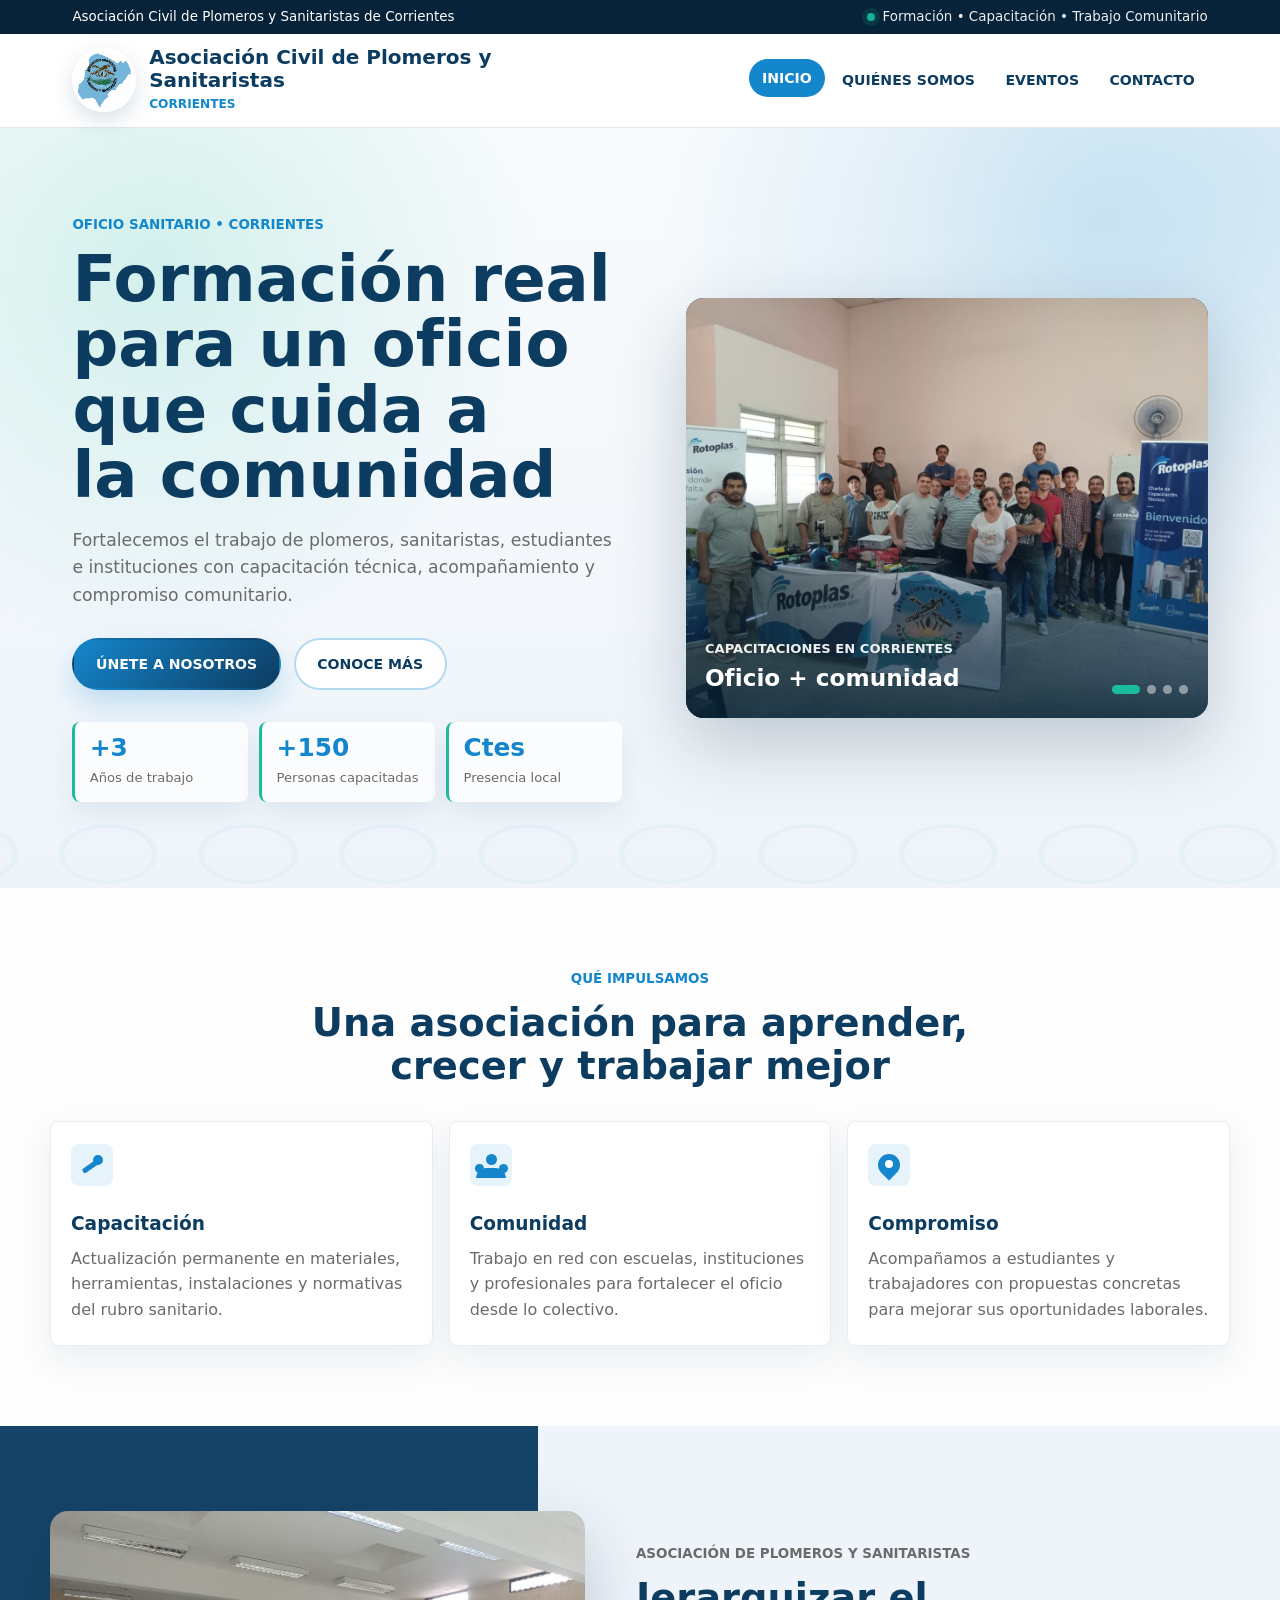
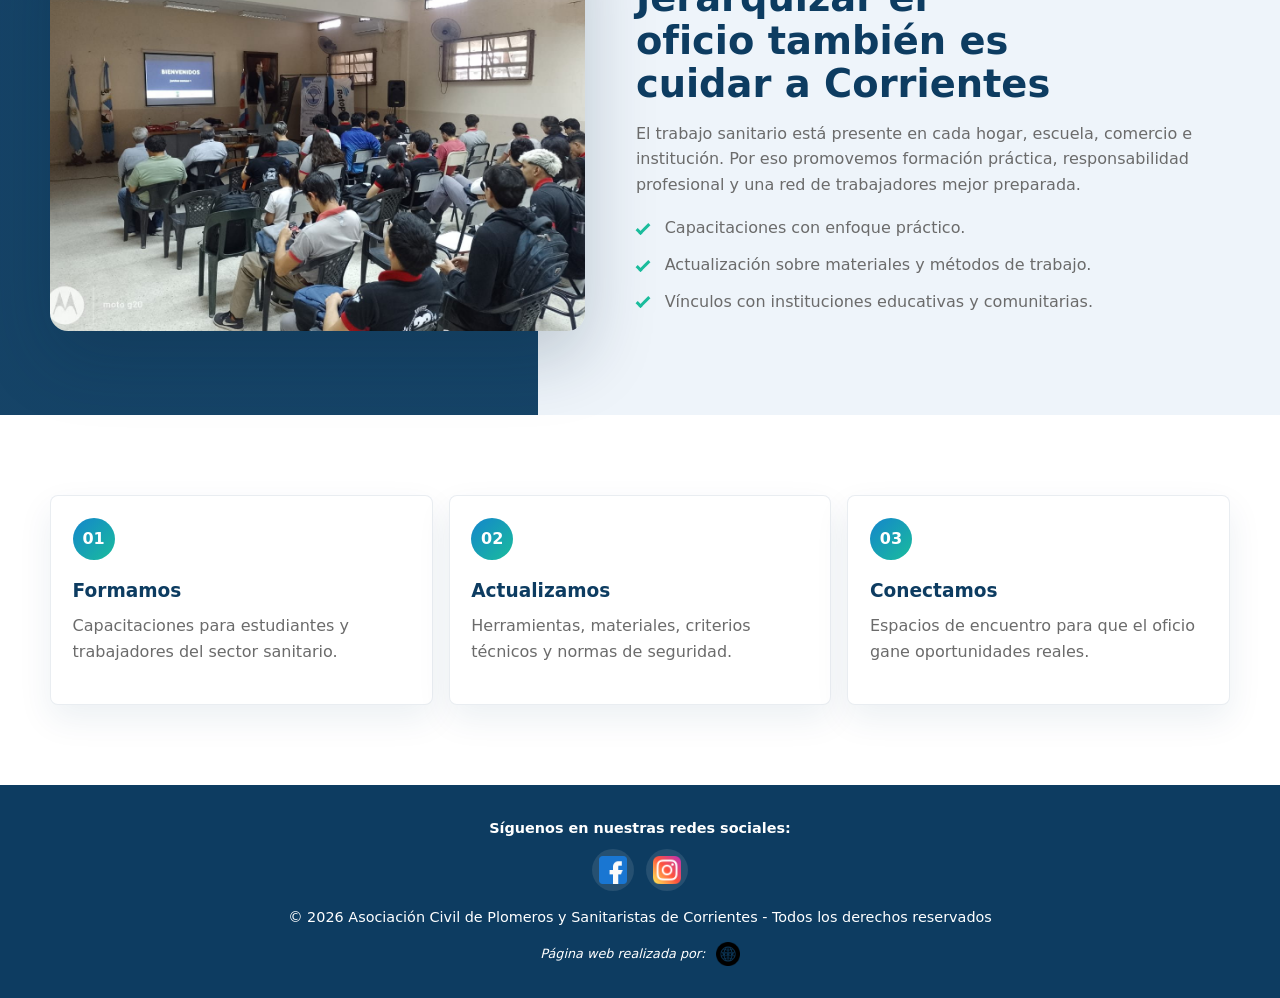
<file: index.html>
<!DOCTYPE html>
<html lang="es">
<head>
    <meta charset="UTF-8" />
    <meta name="viewport" content="width=device-width, initial-scale=1.0" />
    <title>Asociación Civil de Plomeros y Sanitaristas de Corrientes</title>

    <meta name="description" content="Asociación Civil de Plomeros y Sanitaristas de Corrientes. Formación, capacitación y jerarquización del trabajo sanitario en la provincia.">
    <meta name="author" content="Asociación Civil de Plomeros y Sanitaristas de Corrientes">

    <link rel="icon" type="image/png" href="imagen/logo3.jpg" />
    <link rel="stylesheet" href="css/styles-index.css?v=3.1" />
</head>
<body>
    <div class="topbar">
        <div class="topbar-container">
            <span>Asociación Civil de Plomeros y Sanitaristas de Corrientes</span>
            <span class="topbar-contact"><span class="dot"></span> Formación • Capacitación • Trabajo Comunitario</span>
        </div>
    </div>

    <header class="header">
        <div class="header-inner">
            <a href="index.html" class="brand" aria-label="Ir al inicio">
                <img src="imagen/logo3.jpg" alt="Logo de la Asociación Civil de Plomeros y Sanitaristas de Corrientes">
                <span>
                    <strong>Asociación Civil de Plomeros y Sanitaristas</strong>
                    <small>Corrientes</small>
                </span>
            </a>

            <nav class="nav" aria-label="Navegación principal">
                <button class="nav-toggle" aria-label="Abrir menú" aria-expanded="false">
                    <span></span>
                    <span></span>
                    <span></span>
                </button>
                <ul class="nav-list">
                    <li><a href="index.html" class="nav-link active">Inicio</a></li>
                    <li><a href="quienes.html" class="nav-link">Quiénes Somos</a></li>
                    <li><a href="eventos.html" class="nav-link">Eventos</a></li>
                    <li><a href="contacto.html" class="nav-link">Contacto</a></li>
                </ul>
            </nav>
        </div>
    </header>

    <main>
        <section class="hero">
            <div class="hero-inner">
                <div class="hero-copy reveal">
                    <p class="eyebrow">Oficio sanitario • Corrientes</p>
                    <h1>Formación real para un oficio que cuida a la comunidad</h1>
                    <p class="hero-lead">
                        Fortalecemos el trabajo de plomeros, sanitaristas, estudiantes e instituciones con capacitación técnica, acompañamiento y compromiso comunitario.
                    </p>

                    <div class="hero-actions">
                        <a href="contacto.html" class="btn btn-primary">Únete a Nosotros</a>
                        <a href="quienes.html" class="btn btn-light">Conoce Más</a>
                    </div>

                    <div class="hero-datos" aria-label="Datos destacados">
                        <div>
                            <strong data-count="3">+0</strong>
                            <span>Años de trabajo</span>
                        </div>
                        <div>
                            <strong data-count="150">+0</strong>
                            <span>Personas capacitadas</span>
                        </div>
                        <div>
                            <strong>Ctes</strong>
                            <span>Presencia local</span>
                        </div>
                    </div>
                </div>

                <div class="hero-media reveal delay-one">
                    <div class="photo-frame">
                        <div class="slides" aria-label="Imágenes de capacitaciones">
                            <img src="imagen/imagen grupal.jpeg" alt="Foto grupal de capacitación 1" />
                            <img src="imagen/imagen grupal 2.jpeg" alt="Foto grupal de capacitación 2" />
                            <img src="imagen/imagen grupal 3.jpeg" alt="Foto grupal de capacitación 3" />
                            <img src="imagen/evento-finalizado.jpg" alt="Evento finalizado de capacitación" />
                        </div>
                        <div class="photo-label">
                            <span>Capacitaciones en Corrientes</span>
                            <strong>Oficio + comunidad</strong>
                        </div>
                        <div class="carrusel-indicadores"></div>
                    </div>
                </div>
            </div>
        </section>

        <section class="valores">
            <div class="section-heading reveal">
                <p>Qué impulsamos</p>
                <h2>Una asociación para aprender, crecer y trabajar mejor</h2>
            </div>

            <div class="valores-container">
                <article class="valor-item reveal">
                    <span class="valor-icono herramienta"></span>
                    <h3>Capacitación</h3>
                    <p>Actualización permanente en materiales, herramientas, instalaciones y normativas del rubro sanitario.</p>
                </article>
                <article class="valor-item reveal delay-one">
                    <span class="valor-icono comunidad"></span>
                    <h3>Comunidad</h3>
                    <p>Trabajo en red con escuelas, instituciones y profesionales para fortalecer el oficio desde lo colectivo.</p>
                </article>
                <article class="valor-item reveal delay-two">
                    <span class="valor-icono compromiso"></span>
                    <h3>Compromiso</h3>
                    <p>Acompañamos a estudiantes y trabajadores con propuestas concretas para mejorar sus oportunidades laborales.</p>
                </article>
            </div>
        </section>

        <section class="proposito">
            <div class="proposito-inner">
                <div class="proposito-img reveal">
                    <img src="imagen/imagen grupal 2.jpeg" alt="Integrantes y participantes de capacitación">
                </div>
                <div class="proposito-copy reveal delay-one">
                    <p class="eyebrow">Asociación de Plomeros y Sanitaristas</p>
                    <h2>Jerarquizar el oficio también es cuidar a Corrientes</h2>
                    <p>
                        El trabajo sanitario está presente en cada hogar, escuela, comercio e institución. Por eso promovemos formación práctica, responsabilidad profesional y una red de trabajadores mejor preparada.
                    </p>
                    <ul class="check-list">
                        <li>Capacitaciones con enfoque práctico.</li>
                        <li>Actualización sobre materiales y métodos de trabajo.</li>
                        <li>Vínculos con instituciones educativas y comunitarias.</li>
                    </ul>
                </div>
            </div>
        </section>

        <section class="acciones">
            <div class="acciones-inner">
                <article class="accion-card reveal">
                    <span>01</span>
                    <h3>Formamos</h3>
                    <p>Capacitaciones para estudiantes y trabajadores del sector sanitario.</p>
                </article>
                <article class="accion-card reveal delay-one">
                    <span>02</span>
                    <h3>Actualizamos</h3>
                    <p>Herramientas, materiales, criterios técnicos y normas de seguridad.</p>
                </article>
                <article class="accion-card reveal delay-two">
                    <span>03</span>
                    <h3>Conectamos</h3>
                    <p>Espacios de encuentro para que el oficio gane oportunidades reales.</p>
                </article>
            </div>
        </section>
    </main>

    <footer>
        <div class="footer-content">
            <p class="footer-titulo">Síguenos en nuestras redes sociales:</p>
            <div class="social-icons">
                <a href="https://www.facebook.com/share/1FHsdmBweM/" target="_blank" rel="noopener noreferrer">
                    <img src="imagen/facebook.png" alt="Facebook" class="icon">
                </a>
                <a href="https://www.instagram.com/plomeros.sanitaristas.ctes?srtk=MTJsd2Q5NmNjaTk1NA==" target="_blank" rel="noopener noreferrer">
                    <img src="imagen/instagram.png" alt="Instagram" class="icon">
                </a>
            </div>

            <p>&copy; 2026 Asociación Civil de Plomeros y Sanitaristas de Corrientes - Todos los derechos reservados</p>

            <p class="credit">
                Página web realizada por:
                <a href="contacto_desarrollador.html" target="_blank" rel="noopener noreferrer" class="credit-link">
                    <img src="imagen/sitio-web.png" alt="Desarrollador del sitio">
                </a>
            </p>
        </div>
    </footer>

    <script>
        document.addEventListener("DOMContentLoaded", () => {
            const slides = document.querySelector(".slides");
            const indicadoresContainer = document.querySelector(".carrusel-indicadores");
            const navToggle = document.querySelector(".nav-toggle");
            const navList = document.querySelector(".nav-list");
            let index = 0;

            if (slides && indicadoresContainer) {
                const total = slides.children.length;

                for (let i = 0; i < total; i++) {
                    const dot = document.createElement("button");
                    dot.classList.add("indicador");
                    dot.setAttribute("aria-label", `Ver imagen ${i + 1}`);
                    if (i === 0) dot.classList.add("activo");
                    dot.dataset.index = i;
                    indicadoresContainer.appendChild(dot);
                }

                const indicadores = document.querySelectorAll(".indicador");

                function actualizarCarrusel(nuevoIndex) {
                    index = nuevoIndex;
                    slides.style.transform = `translateX(-${index * 100}%)`;
                    indicadores.forEach((dot, i) => {
                        dot.classList.toggle("activo", i === index);
                    });
                }

                setInterval(() => actualizarCarrusel((index + 1) % total), 5200);

                indicadores.forEach(dot => {
                    dot.addEventListener("click", () => {
                        actualizarCarrusel(parseInt(dot.dataset.index, 10));
                    });
                });
            }

            if (navToggle && navList) {
                navToggle.addEventListener("click", () => {
                    const isOpen = navList.classList.toggle("open");
                    navToggle.classList.toggle("open", isOpen);
                    navToggle.setAttribute("aria-expanded", String(isOpen));
                });
            }

            const revealItems = document.querySelectorAll(".reveal");
            const revealObserver = new IntersectionObserver((entries) => {
                entries.forEach(entry => {
                    if (entry.isIntersecting) {
                        entry.target.classList.add("visible");
                        revealObserver.unobserve(entry.target);
                    }
                });
            }, { threshold: 0.12 });

            revealItems.forEach(item => revealObserver.observe(item));

            const counters = document.querySelectorAll("[data-count]");
            const counterObserver = new IntersectionObserver((entries) => {
                entries.forEach(entry => {
                    if (!entry.isIntersecting) return;

                    const element = entry.target;
                    const target = Number(element.dataset.count);
                    const duration = 1300;
                    const startTime = performance.now();

                    function tick(now) {
                        const progress = Math.min((now - startTime) / duration, 1);
                        const eased = 1 - Math.pow(1 - progress, 3);
                        element.textContent = `+${Math.floor(eased * target)}`;

                        if (progress < 1) {
                            requestAnimationFrame(tick);
                        } else {
                            element.textContent = `+${target}`;
                        }
                    }

                    requestAnimationFrame(tick);
                    counterObserver.unobserve(element);
                });
            }, { threshold: 0.8 });

            counters.forEach(counter => counterObserver.observe(counter));
        });
    </script>
</body>
</html>
</file>
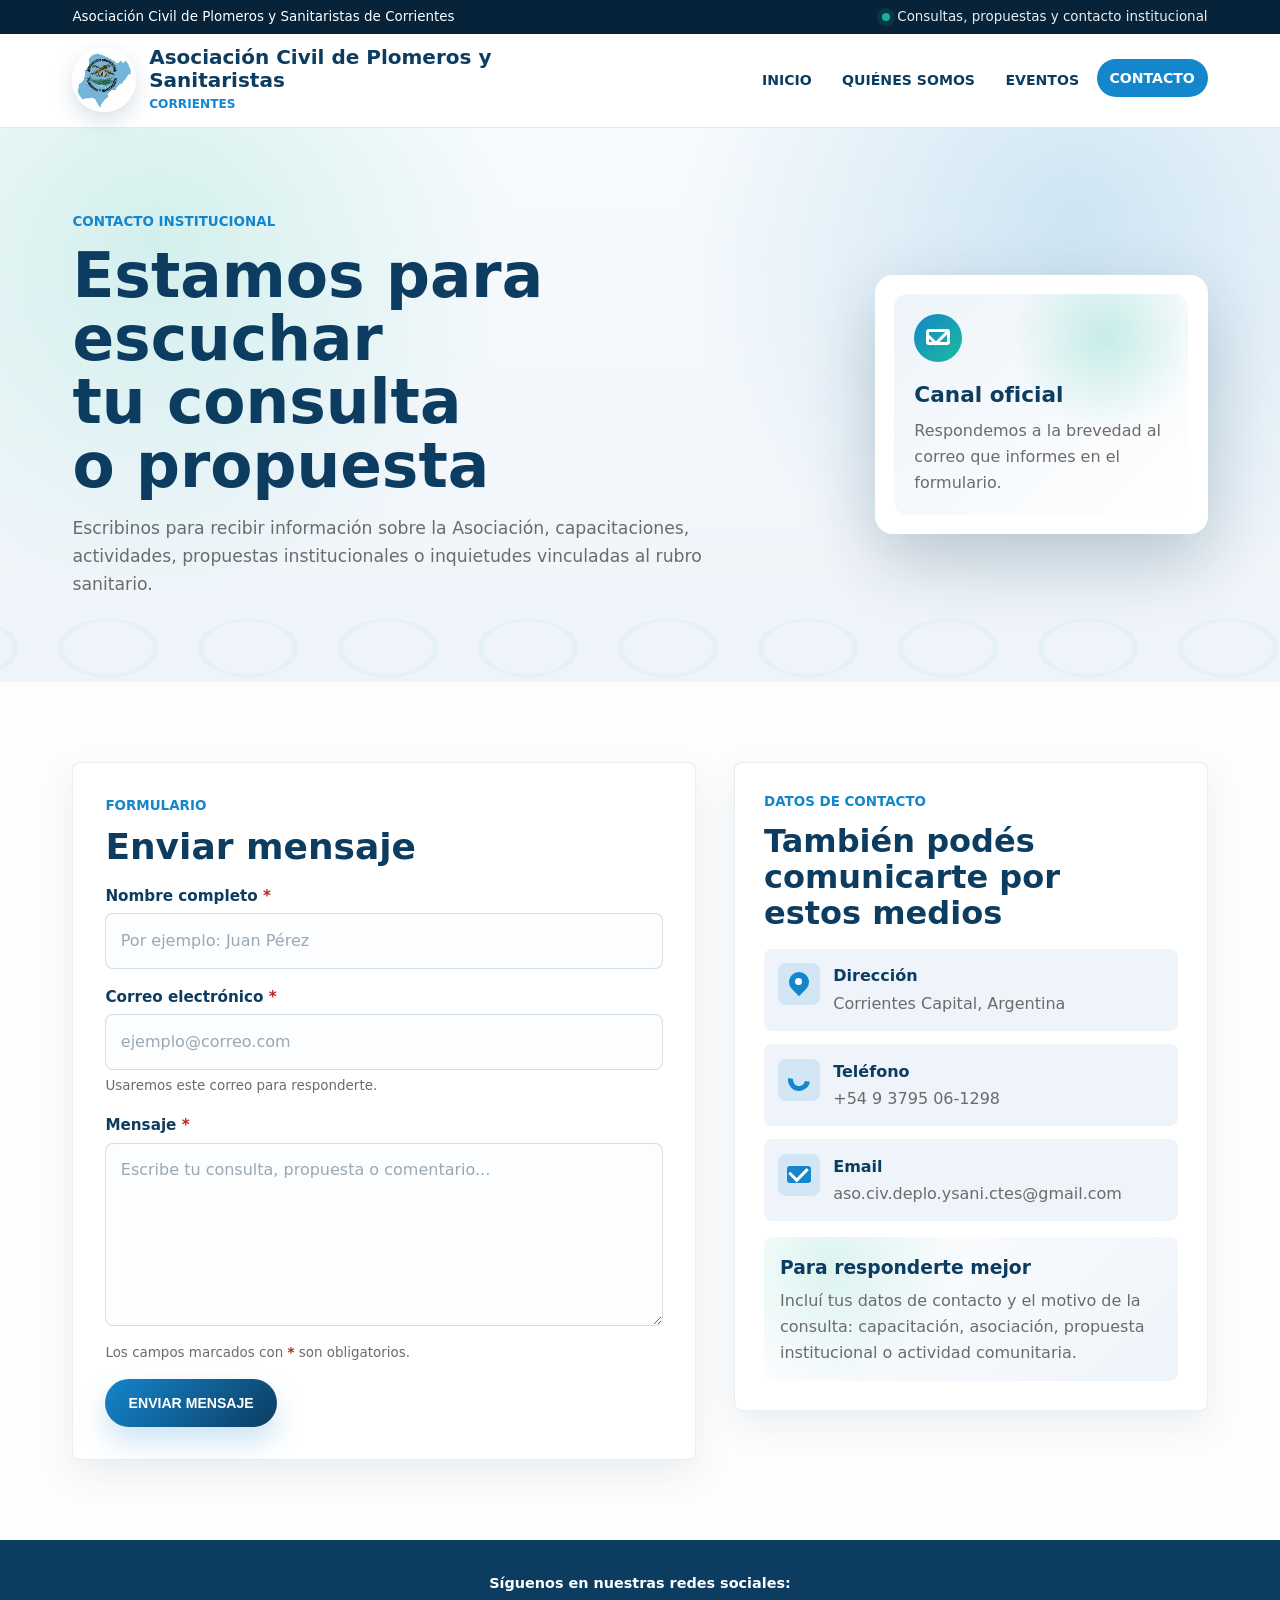
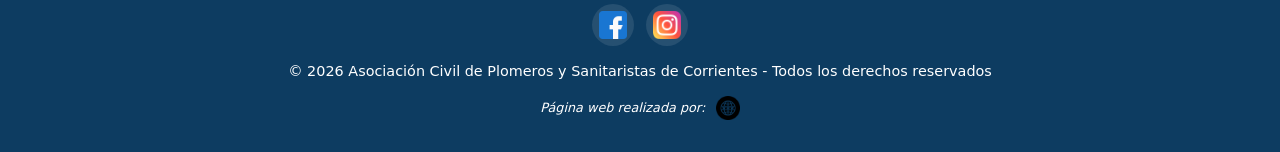
<file: contacto.html>
<!DOCTYPE html>
<html lang="es">
<head>
    <meta charset="UTF-8" />
    <meta name="viewport" content="width=device-width, initial-scale=1.0" />
    <title>Contacto - Asociación Civil de Plomeros y Sanitaristas de Corrientes</title>

    <meta name="description" content="Formulario de contacto de la Asociación Civil de Plomeros y Sanitaristas de Corrientes. Escribinos para consultas, propuestas o información institucional.">

    <link rel="icon" type="image/png" href="imagen/logo3.jpg" />
    <link rel="stylesheet" href="css/styles-contacto.css?v=3.0" />
</head>
<body>
    <div class="topbar">
        <div class="topbar-container">
            <span>Asociación Civil de Plomeros y Sanitaristas de Corrientes</span>
            <span class="topbar-contact"><span class="dot"></span> Consultas, propuestas y contacto institucional</span>
        </div>
    </div>

    <header class="header">
        <div class="header-inner">
            <a href="index.html" class="brand" aria-label="Ir al inicio">
                <img src="imagen/logo3.jpg" alt="Logo de la Asociación Civil de Plomeros y Sanitaristas de Corrientes">
                <span>
                    <strong>Asociación Civil de Plomeros y Sanitaristas</strong>
                    <small>Corrientes</small>
                </span>
            </a>

            <nav class="nav" aria-label="Navegación principal">
                <button class="nav-toggle" aria-label="Abrir menú" aria-expanded="false">
                    <span></span>
                    <span></span>
                    <span></span>
                </button>
                <ul class="nav-list">
                    <li><a href="index.html" class="nav-link">Inicio</a></li>
                    <li><a href="quienes.html" class="nav-link">Quiénes Somos</a></li>
                    <li><a href="eventos.html" class="nav-link">Eventos</a></li>
                    <li><a href="contacto.html" class="nav-link active">Contacto</a></li>
                </ul>
            </nav>
        </div>
    </header>

    <main>
        <section class="hero-contacto">
            <div class="hero-inner">
                <div class="hero-copy reveal">
                    <p class="eyebrow">Contacto institucional</p>
                    <h1>Estamos para escuchar tu consulta o propuesta</h1>
                    <p>
                        Escribinos para recibir información sobre la Asociación, capacitaciones, actividades, propuestas institucionales o inquietudes vinculadas al rubro sanitario.
                    </p>
                </div>

                <div class="hero-panel reveal delay-one">
                    <div>
                        <span class="panel-icon"></span>
                        <strong>Canal oficial</strong>
                        <p>Respondemos a la brevedad al correo que informes en el formulario.</p>
                    </div>
                </div>
            </div>
        </section>

        <section class="contacto-section">
            <div class="contacto-layout">
                <div class="contacto-card reveal">
                    <div class="form-heading">
                        <p class="eyebrow">Formulario</p>
                        <h2>Enviar mensaje</h2>
                    </div>
<form name="contacto" method="post" action="https://formsubmit.co/aso.civ.deplo.ysani.ctes@gmail.com" novalidate>
                        <input type="hidden" name="_subject" value="Nueva consulta desde el sitio web de la Asociación">
                        <input type="hidden" name="_next" value="https://asociaciondeplomerosysanitaristas-corrientes.site/gracias.html">
                        <input type="hidden" name="_captcha" value="false">
                        <input type="text" name="_honey" style="display:none" tabindex="-1" autocomplete="off">
                        <p class="campo-oculto" hidden>
                            <label>No completar: <input name="bot-field"></label>
                        </p>
                        <div class="campo-form">
                            <label for="nombre">Nombre completo <span class="requerido">*</span></label>
                            <input
                                type="text"
                                id="nombre"
                                name="nombre"
                                required
                                placeholder="Por ejemplo: Juan Pérez"
                            >
                        </div>

                        <div class="campo-form">
                            <label for="email">Correo electrónico <span class="requerido">*</span></label>
                            <input
                                type="email"
                                id="email"
                                name="email"
                                required
                                placeholder="ejemplo@correo.com"
                            >
                            <small class="ayuda-campo">Usaremos este correo para responderte.</small>
                        </div>

                        <div class="campo-form">
                            <label for="mensaje">Mensaje <span class="requerido">*</span></label>
                            <textarea
                                id="mensaje"
                                name="mensaje"
                                rows="6"
                                required
                                placeholder="Escribe tu consulta, propuesta o comentario..."
                            ></textarea>
                        </div>

                        <p class="nota-requeridos">
                            Los campos marcados con <span class="requerido">*</span> son obligatorios.
                        </p>

                        <button type="submit" class="btn-enviar">Enviar mensaje</button>
                    </form>
                </div>

                <aside class="info-card reveal delay-one">
                    <p class="eyebrow">Datos de contacto</p>
                    <h2>También podés comunicarte por estos medios</h2>

                    <div class="info-datos">
                        <div>
                            <span class="info-icon ubicacion"></span>
                            <p><strong>Dirección</strong>Corrientes Capital, Argentina</p>
                        </div>
                        <div>
                            <span class="info-icon telefono"></span>
                            <p><strong>Teléfono</strong>+54 9 3795 06-1298</p>
                        </div>
                        <div>
                            <span class="info-icon email"></span>
                            <p><strong>Email</strong>aso.civ.deplo.ysani.ctes@gmail.com</p>
                        </div>
                    </div>

                    <div class="info-extra">
                        <h3>Para responderte mejor</h3>
                        <p>
                            Incluí tus datos de contacto y el motivo de la consulta: capacitación, asociación, propuesta institucional o actividad comunitaria.
                        </p>
                    </div>
                </aside>
            </div>
        </section>
    </main>

    <footer>
        <div class="footer-content">
            <p class="footer-titulo">Síguenos en nuestras redes sociales:</p>
            <div class="social-icons">
                <a href="https://www.facebook.com/share/1FHsdmBweM/" target="_blank" rel="noopener noreferrer">
                    <img src="imagen/facebook.png" alt="Facebook" class="icon">
                </a>
                <a href="https://www.instagram.com/plomeros.sanitaristas.ctes?srtk=MTJsd2Q5NmNjaTk1NA==" target="_blank" rel="noopener noreferrer">
                    <img src="imagen/instagram.png" alt="Instagram" class="icon">
                </a>
            </div>
            <p>&copy; 2026 Asociación Civil de Plomeros y Sanitaristas de Corrientes - Todos los derechos reservados</p>
            <p class="credit">
                Página web realizada por:
                <a href="contacto_desarrollador.html" target="_blank" rel="noopener noreferrer">
                    <img src="imagen/sitio-web.png" alt="Crédito del desarrollador del sitio">
                </a>
            </p>
        </div>
    </footer>

    <script>
        document.addEventListener("DOMContentLoaded", () => {
            const navToggle = document.querySelector(".nav-toggle");
            const navList = document.querySelector(".nav-list");

            if (navToggle && navList) {
                navToggle.addEventListener("click", () => {
                    const isOpen = navList.classList.toggle("open");
                    navToggle.classList.toggle("open", isOpen);
                    navToggle.setAttribute("aria-expanded", String(isOpen));
                });
            }

            const revealItems = document.querySelectorAll(".reveal");
            const revealObserver = new IntersectionObserver((entries) => {
                entries.forEach(entry => {
                    if (entry.isIntersecting) {
                        entry.target.classList.add("visible");
                        revealObserver.unobserve(entry.target);
                    }
                });
            }, { threshold: 0.12 });

            revealItems.forEach(item => revealObserver.observe(item));
        });
    </script>
</body>
</html>
</file>
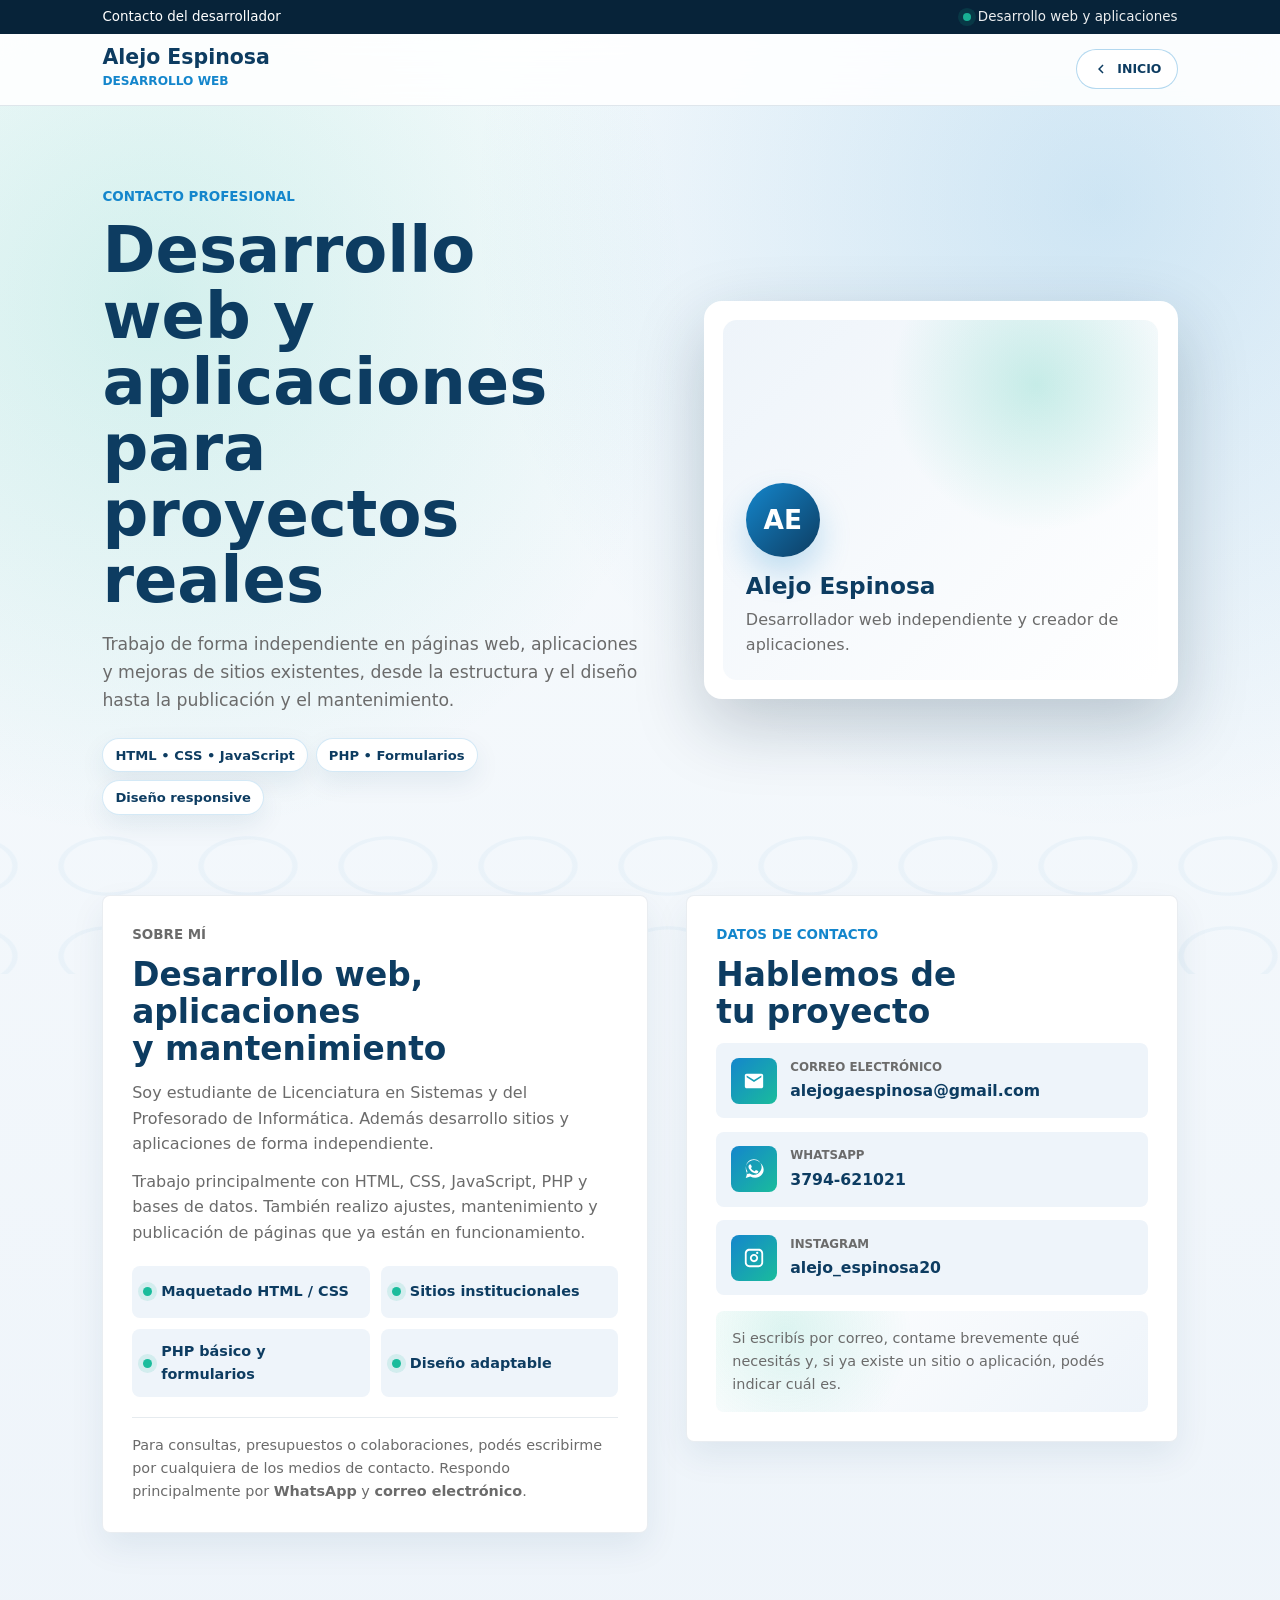
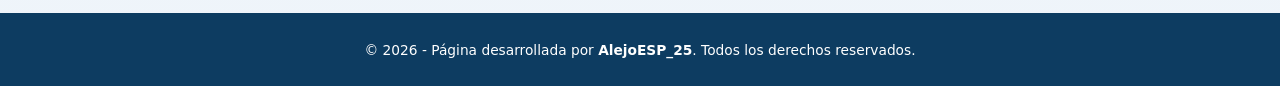
<file: contacto_desarrollador.html>
<!DOCTYPE html>
<html lang="es">
<head>
  <meta charset="UTF-8" />
  <meta name="viewport" content="width=device-width, initial-scale=1.0" />
  <title>Contacto - Desarrollador</title>
  <meta name="description" content="Contacto de Alejo Espinosa, desarrollador web independiente y creador de aplicaciones.">

  <style>
    *,
    *::before,
    *::after {
      margin: 0;
      padding: 0;
      box-sizing: border-box;
    }

    :root {
      --color-primario: #0d3c61;
      --color-secundario: #1486cc;
      --color-acento: #1abc9c;
      --color-claro: #eef4fa;
      --color-texto: #333333;
      --color-texto-suave: #6b6b6b;
      --color-topbar: #072339;
      --blanco: #ffffff;
      --radio: 8px;
      --sombra: 0 18px 44px rgba(13, 60, 97, 0.13);
      --sombra-fuerte: 0 26px 70px rgba(7, 35, 57, 0.22);
      --ancho-maximo: 1120px;
    }

    html {
      scroll-behavior: smooth;
    }

    body {
      min-height: 100vh;
      font-family: "Segoe UI", system-ui, -apple-system, BlinkMacSystemFont, sans-serif;
      background:
        radial-gradient(circle at 12% 18%, rgba(26, 188, 156, 0.16), transparent 30%),
        radial-gradient(circle at 86% 12%, rgba(20, 134, 204, 0.18), transparent 34%),
        linear-gradient(180deg, #f8fbfd 0%, var(--color-claro) 100%);
      color: var(--color-texto);
      line-height: 1.6;
      overflow-x: hidden;
      display: flex;
      flex-direction: column;
    }

    body::after {
      content: "";
      position: fixed;
      left: -8%;
      right: -8%;
      bottom: -74px;
      height: 150px;
      opacity: 0.34;
      pointer-events: none;
      background:
        radial-gradient(70px 42px at 70px 42px, transparent 62%, rgba(20, 134, 204, 0.11) 64% 70%, transparent 72%);
      background-size: 140px 90px;
      animation: waveMove 18s linear infinite;
    }

    .topbar {
      background: var(--color-topbar);
      color: var(--blanco);
      font-size: 0.84rem;
    }

    .topbar-inner {
      max-width: var(--ancho-maximo);
      margin: 0 auto;
      padding: 0.38rem 1.4rem;
      display: flex;
      justify-content: space-between;
      align-items: center;
      gap: 0.8rem;
      flex-wrap: wrap;
    }

    .dot {
      width: 8px;
      height: 8px;
      border-radius: 50%;
      background: var(--color-acento);
      box-shadow: 0 0 0 5px rgba(26, 188, 156, 0.15);
      display: inline-block;
    }

    .topbar-contact {
      display: inline-flex;
      align-items: center;
      gap: 0.45rem;
      opacity: 0.92;
    }

    header {
      position: sticky;
      top: 0;
      z-index: 20;
      background: rgba(255, 255, 255, 0.88);
      border-bottom: 1px solid rgba(13, 60, 97, 0.12);
      backdrop-filter: blur(16px);
    }

    .header-inner {
      max-width: var(--ancho-maximo);
      margin: 0 auto;
      padding: 0.8rem 1.4rem;
      display: flex;
      align-items: center;
      justify-content: space-between;
      gap: 1rem;
    }

    .brand {
      color: var(--color-primario);
    }

    .brand strong {
      display: block;
      font-size: clamp(1rem, 1.8vw, 1.28rem);
      line-height: 1.15;
    }

    .brand small {
      display: block;
      color: var(--color-secundario);
      font-weight: 800;
      margin-top: 0.15rem;
      text-transform: uppercase;
      font-size: 0.76rem;
    }

    .back-button {
      min-height: 40px;
      display: inline-flex;
      align-items: center;
      justify-content: center;
      gap: 0.45rem;
      border-radius: 999px;
      padding: 0.5rem 0.95rem;
      color: var(--color-primario);
      background: var(--blanco);
      border: 1px solid rgba(20, 134, 204, 0.32);
      text-decoration: none;
      font-weight: 900;
      text-transform: uppercase;
      font-size: 0.78rem;
      transition: transform 0.28s ease, background 0.28s ease, color 0.28s ease;
    }

    .back-button:hover {
      color: var(--blanco);
      background: var(--color-secundario);
      transform: translateY(-2px);
    }

    .back-button svg {
      width: 18px;
      height: 18px;
      fill: currentColor;
    }

    main {
      position: relative;
      z-index: 1;
      flex: 1;
      width: 100%;
      max-width: var(--ancho-maximo);
      margin: 0 auto;
      padding: clamp(3rem, 7vw, 5rem) 1.4rem;
    }

    .hero {
      display: grid;
      grid-template-columns: minmax(0, 1fr) minmax(320px, 0.88fr);
      align-items: center;
      gap: clamp(2rem, 5vw, 4rem);
    }

    .hero-copy {
      max-width: 680px;
    }

    .eyebrow {
      color: var(--color-secundario);
      font-size: 0.84rem;
      font-weight: 900;
      text-transform: uppercase;
      margin-bottom: 0.7rem;
    }

    h1 {
      color: var(--color-primario);
      font-size: clamp(2.2rem, 5vw, 4.3rem);
      line-height: 1.03;
      text-wrap: balance;
    }

    .hero-copy p:not(.eyebrow) {
      max-width: 620px;
      margin-top: 1.1rem;
      color: var(--color-texto-suave);
      font-size: 1.08rem;
    }

    .tags {
      display: flex;
      flex-wrap: wrap;
      gap: 0.5rem;
      margin-top: 1.5rem;
    }

    .tag {
      min-height: 34px;
      display: inline-flex;
      align-items: center;
      padding: 0.35rem 0.75rem;
      border-radius: 999px;
      color: var(--color-primario);
      background: var(--blanco);
      border: 1px solid rgba(20, 134, 204, 0.18);
      font-size: 0.82rem;
      font-weight: 800;
      box-shadow: 0 10px 26px rgba(13, 60, 97, 0.08);
    }

    .profile-card {
      border-radius: 18px;
      padding: 1.2rem;
      background: var(--blanco);
      box-shadow: var(--sombra-fuerte);
    }

    .profile-inner {
      min-height: 360px;
      border-radius: 14px;
      padding: 1.4rem;
      display: flex;
      flex-direction: column;
      justify-content: flex-end;
      background:
        radial-gradient(circle at 72% 18%, rgba(26, 188, 156, 0.22), transparent 34%),
        linear-gradient(135deg, var(--color-claro), var(--blanco));
    }

    .avatar {
      width: 74px;
      height: 74px;
      display: grid;
      place-items: center;
      border-radius: 50%;
      color: var(--blanco);
      background: linear-gradient(135deg, var(--color-secundario), var(--color-primario));
      font-size: 1.65rem;
      font-weight: 900;
      box-shadow: 0 16px 32px rgba(20, 134, 204, 0.24);
      margin-bottom: 1rem;
    }

    .profile-inner h2 {
      color: var(--color-primario);
      font-size: 1.45rem;
      line-height: 1.15;
    }

    .profile-inner p {
      margin-top: 0.45rem;
      color: var(--color-texto-suave);
    }

    .content-grid {
      margin-top: clamp(3rem, 7vw, 5rem);
      display: grid;
      grid-template-columns: minmax(0, 1fr) minmax(320px, 0.9fr);
      gap: clamp(1.4rem, 4vw, 2.4rem);
      align-items: start;
    }

    .panel,
    .contact-card {
      background: var(--blanco);
      border: 1px solid rgba(13, 60, 97, 0.09);
      border-radius: var(--radio);
      box-shadow: 0 14px 34px rgba(13, 60, 97, 0.08);
      padding: clamp(1.35rem, 3vw, 1.8rem);
    }

    .panel h2,
    .contact-card h2 {
      color: var(--color-primario);
      font-size: clamp(1.45rem, 2.8vw, 2.05rem);
      line-height: 1.12;
      text-wrap: balance;
      margin-bottom: 0.8rem;
    }

    .panel p,
    .contact-helper {
      color: var(--color-texto-suave);
    }

    .panel p + p {
      margin-top: 0.75rem;
    }

    .skills-grid {
      margin-top: 1.25rem;
      display: grid;
      grid-template-columns: repeat(2, minmax(0, 1fr));
      gap: 0.7rem;
    }

    .skill-pill {
      min-height: 52px;
      display: flex;
      align-items: center;
      gap: 0.55rem;
      border-radius: var(--radio);
      padding: 0.7rem;
      color: var(--color-primario);
      background: var(--color-claro);
      font-weight: 800;
      font-size: 0.9rem;
    }

    .skill-dot {
      width: 9px;
      height: 9px;
      flex: 0 0 auto;
      border-radius: 50%;
      background: var(--color-acento);
      box-shadow: 0 0 0 5px rgba(26, 188, 156, 0.13);
    }

    .panel-footer {
      margin-top: 1.25rem;
      padding-top: 1rem;
      border-top: 1px solid rgba(13, 60, 97, 0.1);
      color: var(--color-texto-suave);
      font-size: 0.9rem;
    }

    .contact-card {
      position: sticky;
      top: 104px;
    }

    .contact-list {
      display: grid;
      gap: 0.85rem;
    }

    .contact-item {
      display: grid;
      grid-template-columns: 46px minmax(0, 1fr);
      align-items: center;
      gap: 0.85rem;
      padding: 0.9rem;
      border-radius: var(--radio);
      background: var(--color-claro);
      text-decoration: none;
      transition: transform 0.28s ease, box-shadow 0.28s ease;
    }

    .contact-item:hover {
      transform: translateY(-4px);
      box-shadow: 0 16px 34px rgba(13, 60, 97, 0.13);
    }

    .icon {
      width: 46px;
      height: 46px;
      display: grid;
      place-items: center;
      border-radius: var(--radio);
      color: var(--blanco);
      background: linear-gradient(135deg, var(--color-secundario), var(--color-acento));
    }

    .icon svg {
      width: 22px;
      height: 22px;
      fill: currentColor;
    }

    .contact-text span {
      display: block;
      color: var(--color-texto-suave);
      font-size: 0.74rem;
      font-weight: 900;
      text-transform: uppercase;
    }

    .contact-text strong {
      display: block;
      color: var(--color-primario);
      font-size: 0.98rem;
      word-break: break-word;
      margin-top: 0.08rem;
    }

    .contact-helper {
      margin-top: 1rem;
      padding: 1rem;
      border-radius: var(--radio);
      background:
        radial-gradient(circle at 16% 20%, rgba(26, 188, 156, 0.14), transparent 34%),
        linear-gradient(135deg, var(--blanco), var(--color-claro));
      font-size: 0.9rem;
    }

    footer {
      position: relative;
      z-index: 1;
      text-align: center;
      padding: 1.6rem 1rem;
      color: var(--blanco);
      background: var(--color-primario);
      font-size: 0.86rem;
    }

    footer span {
      font-weight: 900;
    }

    .reveal {
      opacity: 0;
      transform: translateY(18px);
      filter: blur(8px);
      animation: reveal 0.9s cubic-bezier(0.22, 1, 0.36, 1) forwards;
    }

    .delay-one {
      animation-delay: 0.12s;
    }

    .delay-two {
      animation-delay: 0.22s;
    }

    @keyframes reveal {
      to {
        opacity: 1;
        transform: translateY(0);
        filter: blur(0);
      }
    }

    @keyframes waveMove {
      from {
        transform: translateX(0);
      }

      to {
        transform: translateX(140px);
      }
    }

    @media (prefers-reduced-motion: reduce) {
      *,
      *::before,
      *::after {
        animation-duration: 0.01ms !important;
        animation-iteration-count: 1 !important;
        scroll-behavior: auto !important;
        transition-duration: 0.01ms !important;
      }

      .reveal {
        opacity: 1;
        transform: none;
        filter: none;
      }
    }

    @media (max-width: 960px) {
      .hero,
      .content-grid {
        grid-template-columns: 1fr;
      }

      .hero-copy {
        text-align: center;
        margin: 0 auto;
      }

      .hero-copy p:not(.eyebrow) {
        margin-left: auto;
        margin-right: auto;
      }

      .tags {
        justify-content: center;
      }

      .profile-card {
        max-width: 620px;
        width: 100%;
        margin: 0 auto;
      }

      .contact-card {
        position: static;
      }
    }

    @media (max-width: 680px) {
      .topbar-inner {
        justify-content: center;
        text-align: center;
      }

      .header-inner {
        flex-direction: column;
        text-align: center;
      }

      main {
        padding: 2.2rem 1rem 3rem;
      }

      .profile-inner {
        min-height: 280px;
      }

      .skills-grid {
        grid-template-columns: 1fr;
      }
    }

    @media (max-width: 480px) {
      h1 {
        font-size: 2rem;
      }

      .hero-copy p:not(.eyebrow) {
        font-size: 0.98rem;
      }

      .contact-item {
        grid-template-columns: 1fr;
      }
    }
  </style>
</head>
<body>
  <div class="topbar">
    <div class="topbar-inner">
      <span>Contacto del desarrollador</span>
      <span class="topbar-contact"><span class="dot"></span> Desarrollo web y aplicaciones</span>
    </div>
  </div>

  <header>
    <div class="header-inner">
      <div class="brand">
        <strong>Alejo Espinosa</strong>
        <small>Desarrollo web</small>
      </div>

      <a href="index.html" class="back-button" title="Volver a inicio">
        <svg xmlns="http://www.w3.org/2000/svg" viewBox="0 0 24 24" aria-hidden="true">
          <path d="M15.41 16.59L10.83 12l4.58-4.59L14 6l-6 6 6 6z"/>
        </svg>
        Inicio
      </a>
    </div>
  </header>

  <main>
    <section class="hero">
      <div class="hero-copy reveal">
        <p class="eyebrow">Contacto profesional</p>
        <h1>Desarrollo web y aplicaciones para proyectos reales</h1>
        <p>
          Trabajo de forma independiente en páginas web, aplicaciones y mejoras de sitios existentes, desde la estructura y el diseño hasta la publicación y el mantenimiento.
        </p>

        <div class="tags">
          <span class="tag">HTML • CSS • JavaScript</span>
          <span class="tag">PHP • Formularios</span>
          <span class="tag">Diseño responsive</span>
        </div>
      </div>

      <aside class="profile-card reveal delay-one">
        <div class="profile-inner">
          <div class="avatar">AE</div>
          <h2>Alejo Espinosa</h2>
          <p>Desarrollador web independiente y creador de aplicaciones.</p>
        </div>
      </aside>
    </section>

    <section class="content-grid">
      <div class="panel reveal">
        <p class="eyebrow">Sobre mí</p>
        <h2>Desarrollo web, aplicaciones y mantenimiento</h2>
        <p>
          Soy estudiante de Licenciatura en Sistemas y del Profesorado de Informática. Además desarrollo sitios y aplicaciones de forma independiente.
        </p>
        <p>
          Trabajo principalmente con HTML, CSS, JavaScript, PHP y bases de datos. También realizo ajustes, mantenimiento y publicación de páginas que ya están en funcionamiento.
        </p>

        <div class="skills-grid">
          <div class="skill-pill"><span class="skill-dot"></span><span>Maquetado HTML / CSS</span></div>
          <div class="skill-pill"><span class="skill-dot"></span><span>Sitios institucionales</span></div>
          <div class="skill-pill"><span class="skill-dot"></span><span>PHP básico y formularios</span></div>
          <div class="skill-pill"><span class="skill-dot"></span><span>Diseño adaptable</span></div>
        </div>

        <div class="panel-footer">
          Para consultas, presupuestos o colaboraciones, podés escribirme por cualquiera de los medios de contacto. Respondo principalmente por <strong>WhatsApp</strong> y <strong>correo electrónico</strong>.
        </div>
      </div>

      <aside class="contact-card reveal delay-two">
        <p class="eyebrow">Datos de contacto</p>
        <h2>Hablemos de tu proyecto</h2>

        <div class="contact-list">
          <a class="contact-item" href="mailto:alejogaespinosa@gmail.com">
            <span class="icon">
              <svg xmlns="http://www.w3.org/2000/svg" viewBox="0 0 24 24" aria-hidden="true">
                <path d="M20 4H4c-1.1 0-2 .9-2 2v12c0 1.1.9 2 2 2h16c1.1 0 2-.9 2-2V6c0-1.1-.9-2-2-2zm0 4l-8 5-8-5V6l8 5 8-5v2z"/>
              </svg>
            </span>
            <span class="contact-text">
              <span>Correo electrónico</span>
              <strong>alejogaespinosa@gmail.com</strong>
            </span>
          </a>

          <a class="contact-item" href="https://wa.me/qr/MO4MJIZHHJVIK1" target="_blank" rel="noopener noreferrer">
            <span class="icon">
              <svg xmlns="http://www.w3.org/2000/svg" viewBox="0 0 32 32" aria-hidden="true">
                <path d="M16.027 3C9.383 3 4 8.383 4 15.027c0 2.684.76 5.273 2.184 7.518L4 29l6.66-2.141c2.195 1.203 4.668 1.84 7.367 1.84 6.645 0 12.027-5.383 12.027-12.027S22.672 3 16.027 3zm0 21.68c-2.305 0-4.516-.676-6.426-1.953l-.457-.297-3.953 1.273 1.285-3.84-.293-.477c-1.188-1.918-1.82-4.125-1.82-6.386 0-6.27 5.094-11.363 11.363-11.363s11.363 5.094 11.363 11.363-5.094 11.363-11.363 11.363z"/>
                <path d="M21.547 18.711c-.352-.176-2.086-1.027-2.41-1.145-.324-.121-.559-.176-.793.176s-.91 1.145-1.117 1.387c-.207.242-.41.27-.762.094-.352-.176-1.484-.547-2.828-1.742-1.043-.93-1.742-2.082-1.949-2.434-.207-.352-.023-.543.152-.719.156-.156.352-.41.527-.613.176-.207.234-.352.352-.59.117-.234.059-.441-.029-.617-.09-.176-.793-1.91-1.086-2.617-.285-.684-.574-.59-.793-.598l-.676-.012c-.234 0-.617.09-.941.441s-1.23 1.203-1.23 2.93 1.258 3.398 1.434 3.633c.176.234 2.484 3.789 6.016 5.309.84.363 1.496.578 2.008.742.844.27 1.613.23 2.219.141.676-.098 2.086-.855 2.379-1.68.293-.82.293-1.52.203-1.68-.09-.156-.324-.254-.676-.43z"/>
              </svg>
            </span>
            <span class="contact-text">
              <span>WhatsApp</span>
              <strong>3794-621021</strong>
            </span>
          </a>

          <a class="contact-item" href="https://www.instagram.com/alejo_espinosa20/?igsh=MThvMGhiOXY5bDFnMg%3D%3D#" target="_blank" rel="noopener noreferrer">
            <span class="icon">
              <svg xmlns="http://www.w3.org/2000/svg" viewBox="0 0 24 24" aria-hidden="true">
                <path d="M7 2C4.24 2 2 4.24 2 7v10c0 2.76 2.24 5 5 5h10c2.76 0 5-2.24 5-5V7c0-2.76-2.24-5-5-5H7zm10 2c1.66 0 3 1.34 3 3v10c0 1.66-1.34 3-3 3H7c-1.66 0-3-1.34-3-3V7c0-1.66 1.34-3 3-3h10zm-5 3.5c-2.48 0-4.5 2.02-4.5 4.5s2.02 4.5 4.5 4.5 4.5-2.02 4.5-4.5S14.48 7.5 12 7.5zm0 2c1.38 0 2.5 1.12 2.5 2.5S13.38 14.5 12 14.5 9.5 13.38 9.5 12 10.62 9.5 12 9.5zm4.75-3a1.25 1.25 0 11-2.5 0 1.25 1.25 0 012.5 0z"/>
              </svg>
            </span>
            <span class="contact-text">
              <span>Instagram</span>
              <strong>alejo_espinosa20</strong>
            </span>
          </a>
        </div>

        <p class="contact-helper">
          Si escribís por correo, contame brevemente qué necesitás y, si ya existe un sitio o aplicación, podés indicar cuál es.
        </p>
      </aside>
    </section>
  </main>

  <footer>
    © 2026 - Página desarrollada por <span>AlejoESP_25</span>. Todos los derechos reservados.
  </footer>
</body>
</html>
</file>
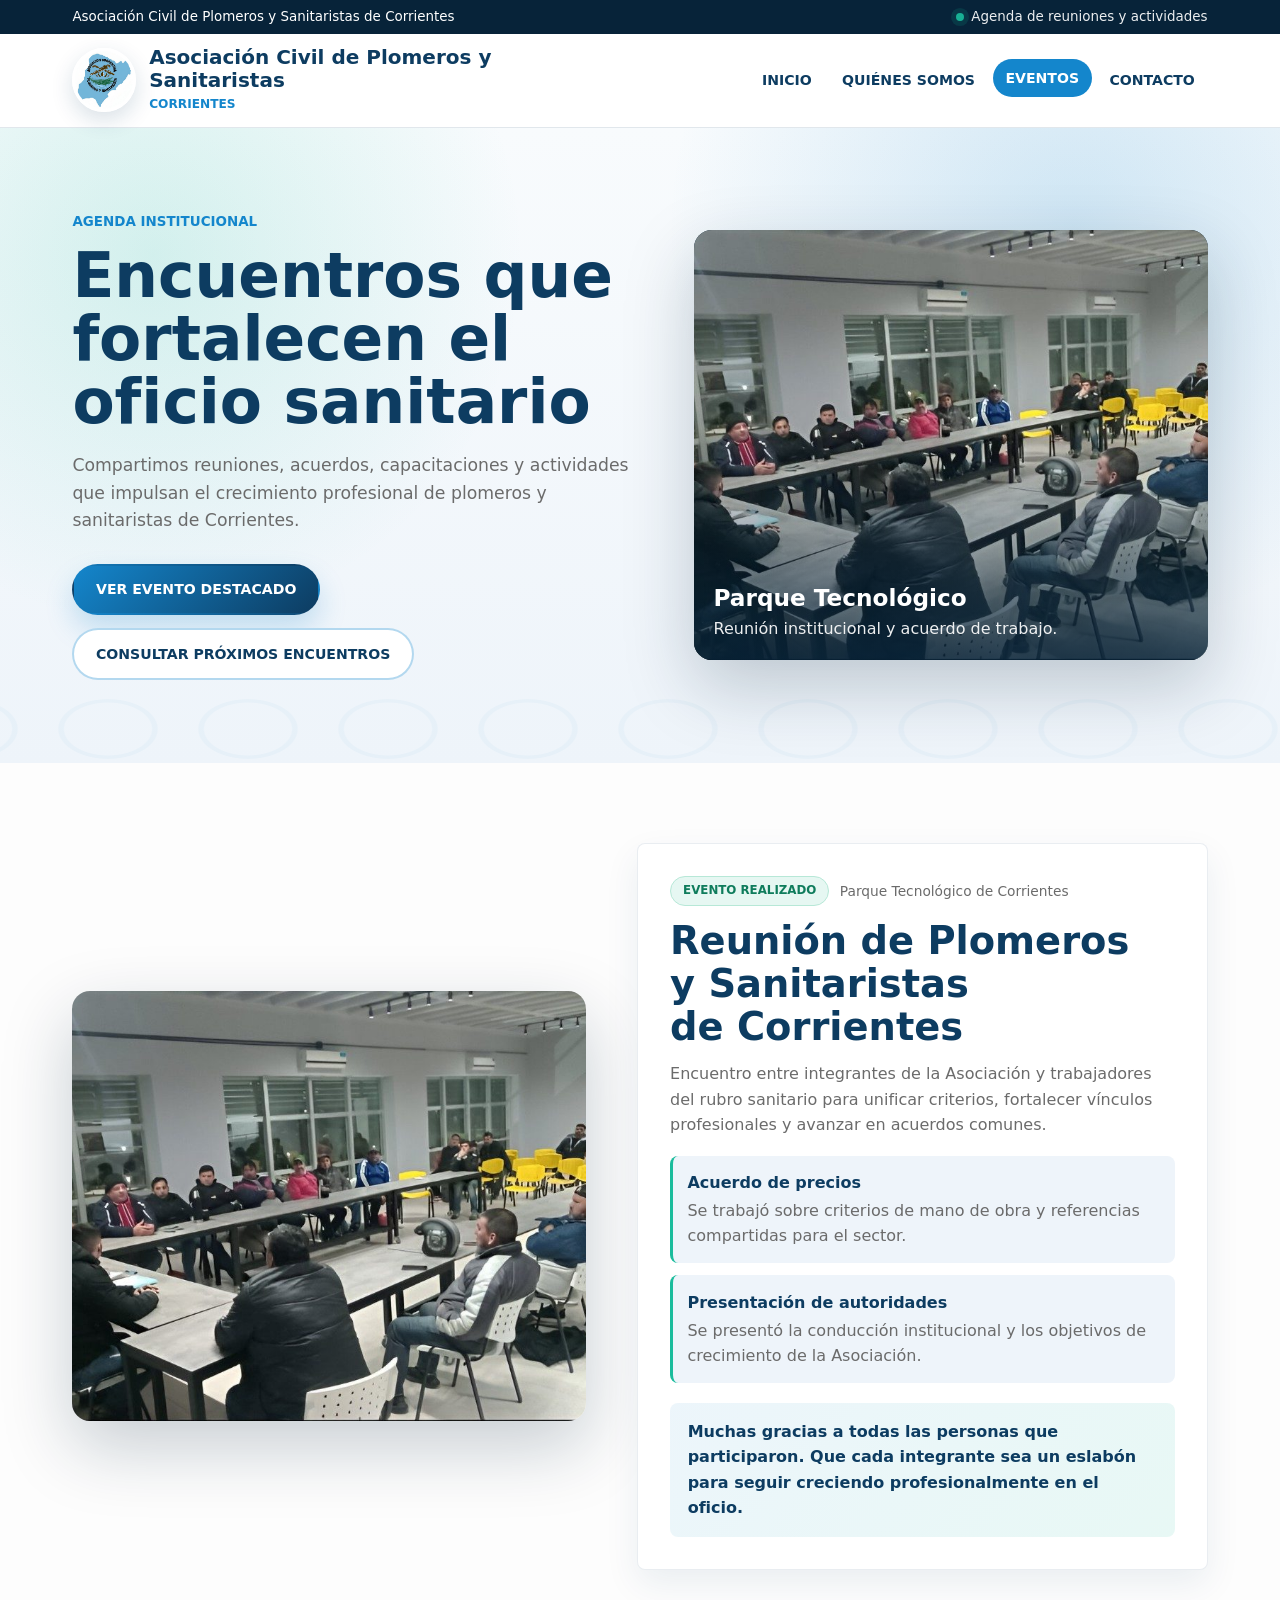
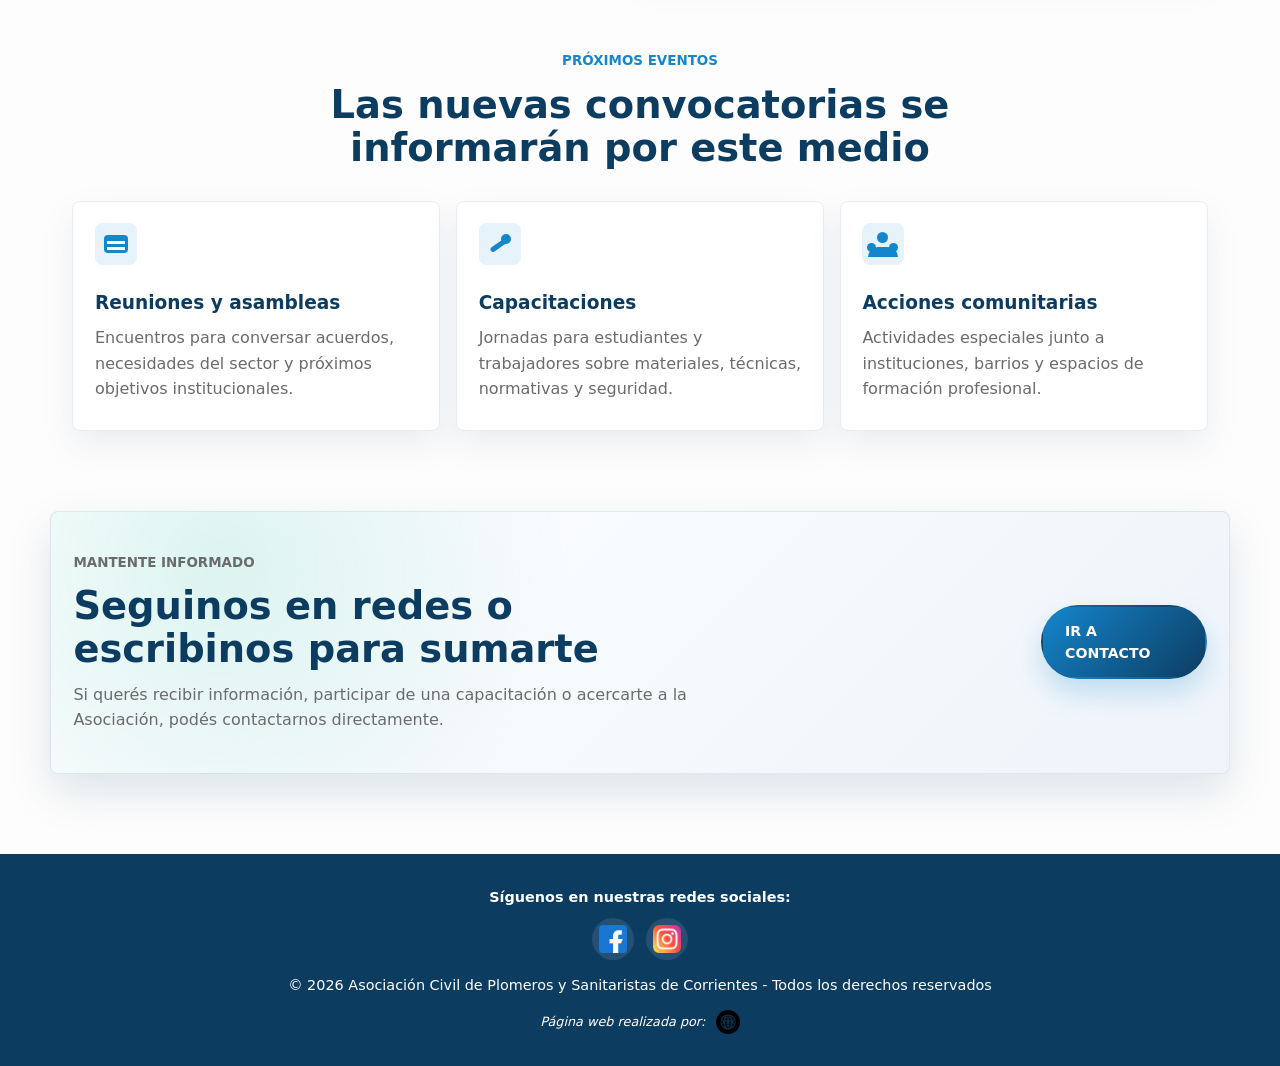
<file: eventos.html>
<!DOCTYPE html>
<html lang="es">
<head>
    <meta charset="UTF-8" />
    <meta name="viewport" content="width=device-width, initial-scale=1.0" />
    <title>Eventos - Asociación Civil de Plomeros y Sanitaristas de Corrientes</title>

    <meta name="description" content="Eventos y actividades de la Asociación Civil de Plomeros y Sanitaristas de Corrientes. Reuniones, acuerdos, capacitaciones y próximos encuentros.">

    <link rel="icon" type="image/png" href="imagen/logo3.jpg" />
    <link rel="stylesheet" href="css/styles-eventos.css?v=3.0" />
</head>
<body>
    <div class="topbar">
        <div class="topbar-container">
            <span>Asociación Civil de Plomeros y Sanitaristas de Corrientes</span>
            <span class="topbar-contact"><span class="dot"></span> Agenda de reuniones y actividades</span>
        </div>
    </div>

    <header class="header">
        <div class="header-inner">
            <a href="index.html" class="brand" aria-label="Ir al inicio">
                <img src="imagen/logo3.jpg" alt="Logo de la Asociación Civil de Plomeros y Sanitaristas de Corrientes">
                <span>
                    <strong>Asociación Civil de Plomeros y Sanitaristas</strong>
                    <small>Corrientes</small>
                </span>
            </a>

            <nav class="nav" aria-label="Navegación principal">
                <button class="nav-toggle" aria-label="Abrir menú" aria-expanded="false">
                    <span></span>
                    <span></span>
                    <span></span>
                </button>
                <ul class="nav-list">
                    <li><a href="index.html" class="nav-link">Inicio</a></li>
                    <li><a href="quienes.html" class="nav-link">Quiénes Somos</a></li>
                    <li><a href="eventos.html" class="nav-link active">Eventos</a></li>
                    <li><a href="contacto.html" class="nav-link">Contacto</a></li>
                </ul>
            </nav>
        </div>
    </header>

    <main>
        <section class="hero-eventos">
            <div class="hero-inner">
                <div class="hero-copy reveal">
                    <p class="eyebrow">Agenda institucional</p>
                    <h1>Encuentros que fortalecen el oficio sanitario</h1>
                    <p>
                        Compartimos reuniones, acuerdos, capacitaciones y actividades que impulsan el crecimiento profesional de plomeros y sanitaristas de Corrientes.
                    </p>
                    <div class="hero-actions">
                        <a href="#evento-destacado" class="btn btn-primary">Ver evento destacado</a>
                        <a href="contacto.html" class="btn btn-light">Consultar próximos encuentros</a>
                    </div>
                </div>

                <div class="hero-photo reveal delay-one">
                    <img src="imagen/evento-finalizado.jpg" alt="Reunión de plomeros y sanitaristas en el Parque Tecnológico">
                    <div class="photo-note">
                        <strong>Parque Tecnológico</strong>
                        <span>Reunión institucional y acuerdo de trabajo.</span>
                    </div>
                </div>
            </div>
        </section>

        <section class="evento-destacado" id="evento-destacado">
            <div class="evento-layout">
                <div class="evento-media reveal">
                    <img src="imagen/evento-finalizado.jpg" alt="Imagen de la reunión de plomeros y sanitaristas en el Parque Tecnológico">
                </div>

                <article class="evento-info reveal delay-one">
                    <div class="evento-meta">
                        <span class="tag">Evento realizado</span>
                        <span>Parque Tecnológico de Corrientes</span>
                    </div>

                    <h2>Reunión de Plomeros y Sanitaristas de Corrientes</h2>
                    <p>
                        Encuentro entre integrantes de la Asociación y trabajadores del rubro sanitario para unificar criterios, fortalecer vínculos profesionales y avanzar en acuerdos comunes.
                    </p>

                    <div class="evento-puntos">
                        <div>
                            <strong>Acuerdo de precios</strong>
                            <span>Se trabajó sobre criterios de mano de obra y referencias compartidas para el sector.</span>
                        </div>
                        <div>
                            <strong>Presentación de autoridades</strong>
                            <span>Se presentó la conducción institucional y los objetivos de crecimiento de la Asociación.</span>
                        </div>
                    </div>

                    <blockquote>
                        Muchas gracias a todas las personas que participaron. Que cada integrante sea un eslabón para seguir creciendo profesionalmente en el oficio.
                    </blockquote>
                </article>
            </div>
        </section>

        <section class="agenda">
            <div class="section-heading reveal">
                <p>Próximos eventos</p>
                <h2>Las nuevas convocatorias se informarán por este medio</h2>
            </div>

            <div class="agenda-grid">
                <article class="agenda-card reveal">
                    <span class="agenda-icon reunion"></span>
                    <h3>Reuniones y asambleas</h3>
                    <p>Encuentros para conversar acuerdos, necesidades del sector y próximos objetivos institucionales.</p>
                </article>
                <article class="agenda-card reveal delay-one">
                    <span class="agenda-icon capacitacion"></span>
                    <h3>Capacitaciones</h3>
                    <p>Jornadas para estudiantes y trabajadores sobre materiales, técnicas, normativas y seguridad.</p>
                </article>
                <article class="agenda-card reveal delay-two">
                    <span class="agenda-icon comunidad"></span>
                    <h3>Acciones comunitarias</h3>
                    <p>Actividades especiales junto a instituciones, barrios y espacios de formación profesional.</p>
                </article>
            </div>
        </section>

        <section class="cta-eventos reveal">
            <div>
                <p class="eyebrow">Mantente informado</p>
                <h2>Seguinos en redes o escribinos para sumarte</h2>
                <p>
                    Si querés recibir información, participar de una capacitación o acercarte a la Asociación, podés contactarnos directamente.
                </p>
            </div>
            <a href="contacto.html" class="btn btn-primary">Ir a contacto</a>
        </section>
    </main>

    <footer>
        <div class="footer-content">
            <p class="footer-titulo">Síguenos en nuestras redes sociales:</p>
            <div class="social-icons">
                <a href="https://www.facebook.com/share/1FHsdmBweM/" target="_blank" rel="noopener noreferrer">
                    <img src="imagen/facebook.png" alt="Facebook" class="icon">
                </a>
                <a href="https://www.instagram.com/plomeros.sanitaristas.ctes?srtk=MTJsd2Q5NmNjaTk1NA==" target="_blank" rel="noopener noreferrer">
                    <img src="imagen/instagram.png" alt="Instagram" class="icon">
                </a>
            </div>
            <p>&copy; 2026 Asociación Civil de Plomeros y Sanitaristas de Corrientes - Todos los derechos reservados</p>
            <p class="credit">
                Página web realizada por:
                <a href="contacto_desarrollador.html" target="_blank" rel="noopener noreferrer">
                    <img src="imagen/sitio-web.png" alt="Crédito del desarrollador del sitio">
                </a>
            </p>
        </div>
    </footer>

    <script>
        document.addEventListener("DOMContentLoaded", () => {
            const navToggle = document.querySelector(".nav-toggle");
            const navList = document.querySelector(".nav-list");

            if (navToggle && navList) {
                navToggle.addEventListener("click", () => {
                    const isOpen = navList.classList.toggle("open");
                    navToggle.classList.toggle("open", isOpen);
                    navToggle.setAttribute("aria-expanded", String(isOpen));
                });
            }

            const revealItems = document.querySelectorAll(".reveal");
            const revealObserver = new IntersectionObserver((entries) => {
                entries.forEach(entry => {
                    if (entry.isIntersecting) {
                        entry.target.classList.add("visible");
                        revealObserver.unobserve(entry.target);
                    }
                });
            }, { threshold: 0.12 });

            revealItems.forEach(item => revealObserver.observe(item));
        });
    </script>
</body>
</html>
</file>
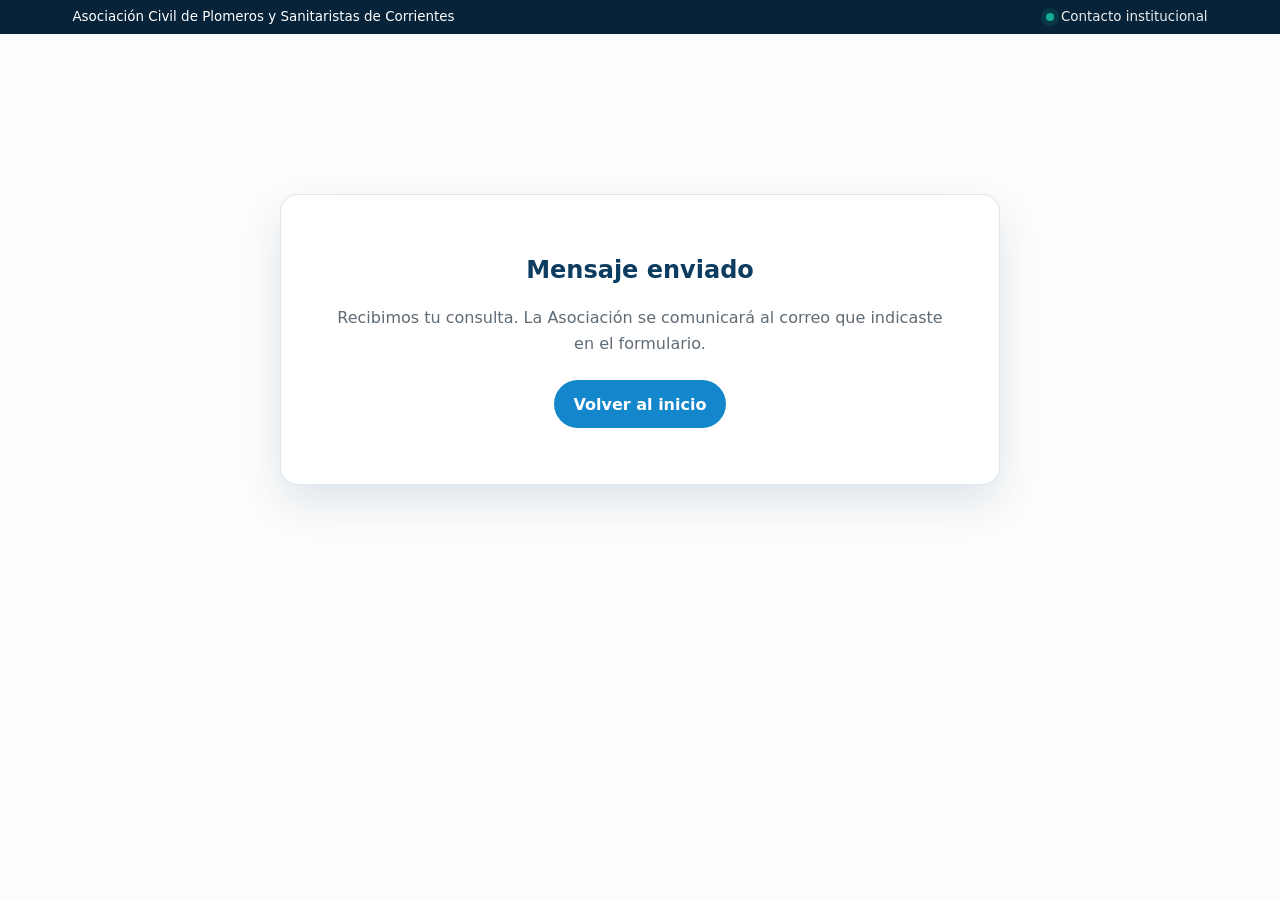
<file: gracias.html>
<!DOCTYPE html>
<html lang="es">
<head>
    <meta charset="UTF-8">
    <meta name="viewport" content="width=device-width, initial-scale=1.0">
    <title>Mensaje enviado - Asociación Civil de Plomeros y Sanitaristas de Corrientes</title>
    <meta name="description" content="Confirmación de envío del formulario de contacto.">
    <link rel="icon" type="image/png" href="imagen/logo3.jpg">
    <link rel="stylesheet" href="css/styles-contacto.css?v=3.0">
    <style>
        .confirmacion {
            min-height: 68vh;
            display: grid;
            place-items: center;
            padding: 4rem 1.4rem;
        }
        .confirmacion-card {
            width: min(720px, 100%);
            background: #fff;
            border: 1px solid rgba(13, 60, 97, 0.12);
            border-radius: 18px;
            padding: clamp(2rem, 5vw, 3.5rem);
            text-align: center;
            box-shadow: 0 18px 44px rgba(13, 60, 97, 0.13);
        }
        .confirmacion-card h1 {
            color: #0d3c61;
            margin-bottom: 1rem;
        }
        .confirmacion-card p {
            color: #5f6b75;
            margin-bottom: 1.5rem;
        }
        .confirmacion-card a {
            display: inline-flex;
            align-items: center;
            justify-content: center;
            min-height: 44px;
            padding: 0.7rem 1.2rem;
            border-radius: 999px;
            background: #1486cc;
            color: #fff;
            text-decoration: none;
            font-weight: 700;
        }
    </style>
</head>
<body>
    <div class="topbar">
        <div class="topbar-container">
            <span>Asociación Civil de Plomeros y Sanitaristas de Corrientes</span>
            <span class="topbar-contact"><span class="dot"></span> Contacto institucional</span>
        </div>
    </div>
    <main class="confirmacion">
        <section class="confirmacion-card">
            <h1>Mensaje enviado</h1>
            <p>Recibimos tu consulta. La Asociación se comunicará al correo que indicaste en el formulario.</p>
            <a href="index.html">Volver al inicio</a>
        </section>
    </main>
</body>
</html>
</file>
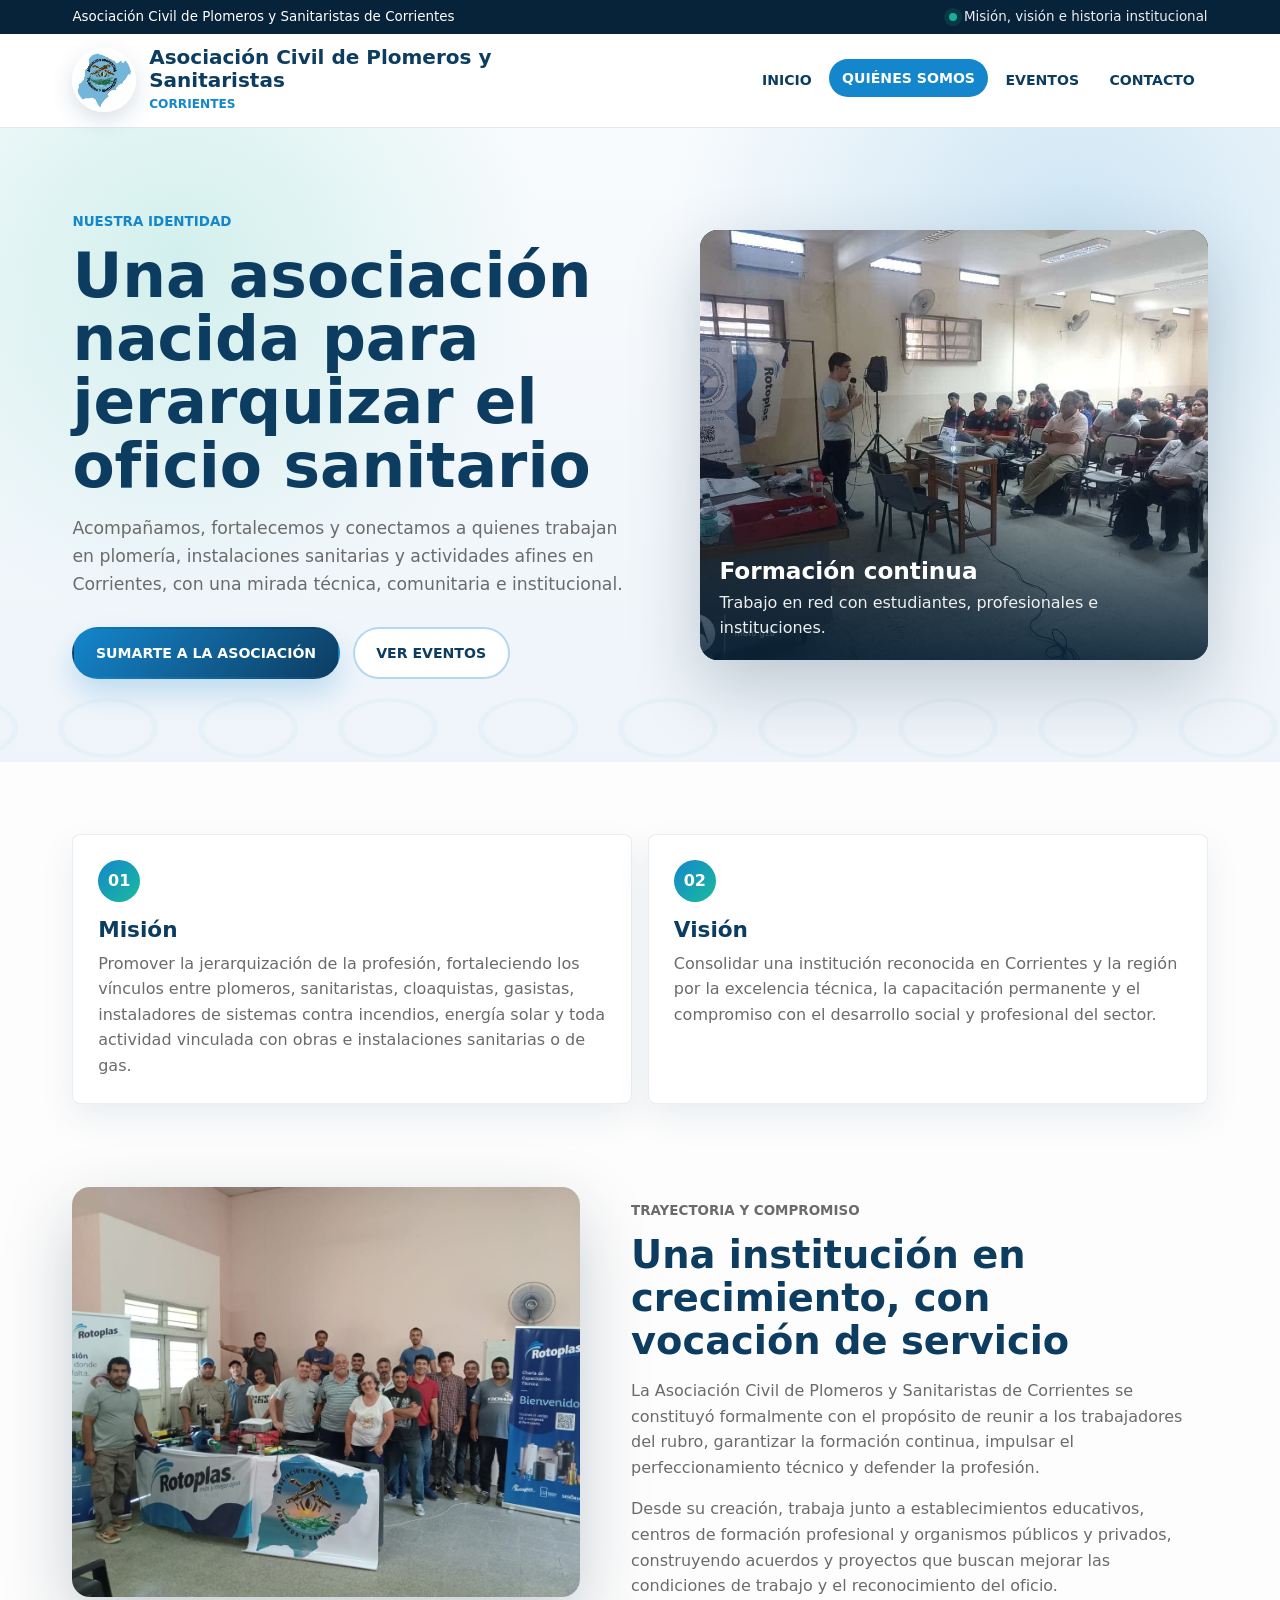
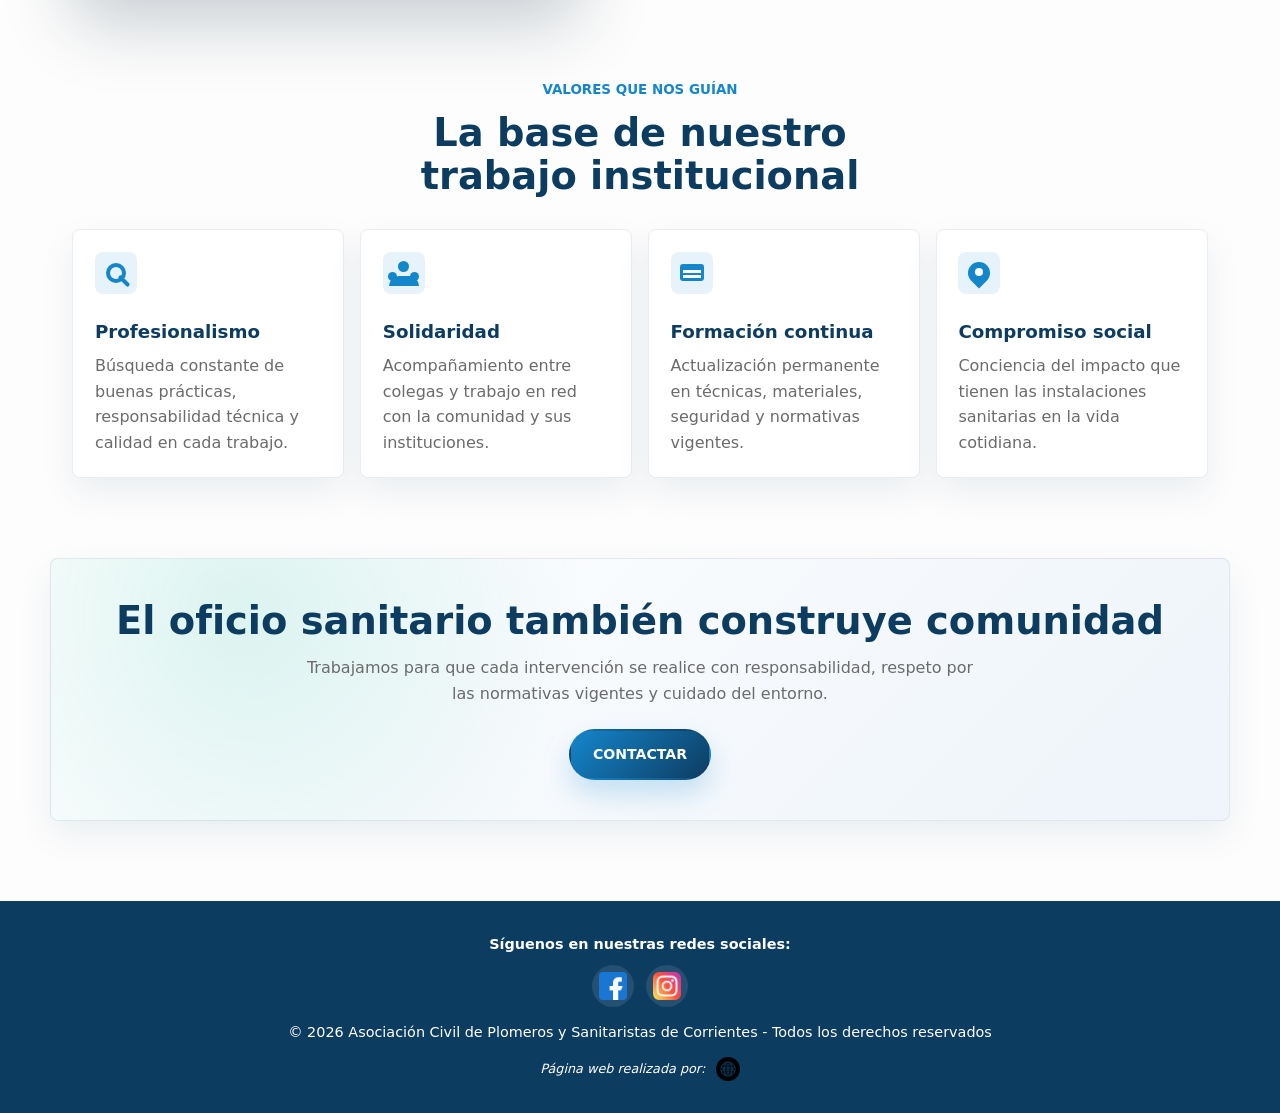
<file: quienes.html>
<!DOCTYPE html>
<html lang="es">
<head>
    <meta charset="UTF-8" />
    <meta name="viewport" content="width=device-width, initial-scale=1.0" />
    <title>Quiénes Somos - Asociación Civil de Plomeros y Sanitaristas de Corrientes</title>

    <meta name="description" content="Conoce la misión, visión, historia y compromiso de la Asociación Civil de Plomeros y Sanitaristas de Corrientes. Formación, jerarquización de la profesión y trabajo comunitario.">

    <link rel="icon" type="image/png" href="imagen/logo3.jpg" />
    <link rel="stylesheet" href="css/styles-quienes.css?v=3.0" />
</head>
<body>
    <div class="topbar">
        <div class="topbar-container">
            <span>Asociación Civil de Plomeros y Sanitaristas de Corrientes</span>
            <span class="topbar-contact"><span class="dot"></span> Misión, visión e historia institucional</span>
        </div>
    </div>

    <header class="header">
        <div class="header-inner">
            <a href="index.html" class="brand" aria-label="Ir al inicio">
                <img src="imagen/logo3.jpg" alt="Logo de la Asociación Civil de Plomeros y Sanitaristas de Corrientes">
                <span>
                    <strong>Asociación Civil de Plomeros y Sanitaristas</strong>
                    <small>Corrientes</small>
                </span>
            </a>

            <nav class="nav" aria-label="Navegación principal">
                <button class="nav-toggle" aria-label="Abrir menú" aria-expanded="false">
                    <span></span>
                    <span></span>
                    <span></span>
                </button>
                <ul class="nav-list">
                    <li><a href="index.html" class="nav-link">Inicio</a></li>
                    <li><a href="quienes.html" class="nav-link active">Quiénes Somos</a></li>
                    <li><a href="eventos.html" class="nav-link">Eventos</a></li>
                    <li><a href="contacto.html" class="nav-link">Contacto</a></li>
                </ul>
            </nav>
        </div>
    </header>

    <main>
        <section class="hero-quienes">
            <div class="hero-inner">
                <div class="hero-copy reveal">
                    <p class="eyebrow">Nuestra identidad</p>
                    <h1>Una asociación nacida para jerarquizar el oficio sanitario</h1>
                    <p>
                        Acompañamos, fortalecemos y conectamos a quienes trabajan en plomería, instalaciones sanitarias y actividades afines en Corrientes, con una mirada técnica, comunitaria e institucional.
                    </p>
                    <div class="hero-actions">
                        <a href="contacto.html" class="btn btn-primary">Sumarte a la asociación</a>
                        <a href="eventos.html" class="btn btn-light">Ver eventos</a>
                    </div>
                </div>

                <div class="hero-photo reveal delay-one">
                    <img src="imagen/imagen grupal 3.jpeg" alt="Integrantes y participantes de la asociación">
                    <div class="photo-note">
                        <strong>Formación continua</strong>
                        <span>Trabajo en red con estudiantes, profesionales e instituciones.</span>
                    </div>
                </div>
            </div>
        </section>

        <section class="identidad">
            <div class="identidad-card reveal">
                <span>01</span>
                <h2>Misión</h2>
                <p>
                    Promover la jerarquización de la profesión, fortaleciendo los vínculos entre plomeros, sanitaristas, cloaquistas, gasistas, instaladores de sistemas contra incendios, energía solar y toda actividad vinculada con obras e instalaciones sanitarias o de gas.
                </p>
            </div>

            <div class="identidad-card reveal delay-one">
                <span>02</span>
                <h2>Visión</h2>
                <p>
                    Consolidar una institución reconocida en Corrientes y la región por la excelencia técnica, la capacitación permanente y el compromiso con el desarrollo social y profesional del sector.
                </p>
            </div>
        </section>

        <section class="historia">
            <div class="historia-media reveal">
                <img src="imagen/imagen grupal.jpeg" alt="Capacitación de la asociación">
            </div>

            <div class="historia-copy reveal delay-one">
                <p class="eyebrow">Trayectoria y compromiso</p>
                <h2>Una institución en crecimiento, con vocación de servicio</h2>
                <p>
                    La Asociación Civil de Plomeros y Sanitaristas de Corrientes se constituyó formalmente con el propósito de reunir a los trabajadores del rubro, garantizar la formación continua, impulsar el perfeccionamiento técnico y defender la profesión.
                </p>
                <p>
                    Desde su creación, trabaja junto a establecimientos educativos, centros de formación profesional y organismos públicos y privados, construyendo acuerdos y proyectos que buscan mejorar las condiciones de trabajo y el reconocimiento del oficio.
                </p>
            </div>
        </section>

        <section class="valores">
            <div class="section-heading reveal">
                <p>Valores que nos guían</p>
                <h2>La base de nuestro trabajo institucional</h2>
            </div>

            <div class="valores-grid">
                <article class="valor reveal">
                    <span class="valor-icon profesionalismo"></span>
                    <h3>Profesionalismo</h3>
                    <p>Búsqueda constante de buenas prácticas, responsabilidad técnica y calidad en cada trabajo.</p>
                </article>
                <article class="valor reveal delay-one">
                    <span class="valor-icon solidaridad"></span>
                    <h3>Solidaridad</h3>
                    <p>Acompañamiento entre colegas y trabajo en red con la comunidad y sus instituciones.</p>
                </article>
                <article class="valor reveal delay-two">
                    <span class="valor-icon formacion"></span>
                    <h3>Formación continua</h3>
                    <p>Actualización permanente en técnicas, materiales, seguridad y normativas vigentes.</p>
                </article>
                <article class="valor reveal delay-three">
                    <span class="valor-icon social"></span>
                    <h3>Compromiso social</h3>
                    <p>Conciencia del impacto que tienen las instalaciones sanitarias en la vida cotidiana.</p>
                </article>
            </div>
        </section>

        <section class="cierre reveal">
            <h2>El oficio sanitario también construye comunidad</h2>
            <p>
                Trabajamos para que cada intervención se realice con responsabilidad, respeto por las normativas vigentes y cuidado del entorno.
            </p>
            <a href="contacto.html" class="btn btn-primary">Contactar</a>
        </section>
    </main>

    <footer>
        <div class="footer-content">
            <p class="footer-titulo">Síguenos en nuestras redes sociales:</p>
            <div class="social-icons">
                <a href="https://www.facebook.com/share/1FHsdmBweM/" target="_blank" rel="noopener noreferrer">
                    <img src="imagen/facebook.png" alt="Facebook" class="icon">
                </a>
                <a href="https://www.instagram.com/plomeros.sanitaristas.ctes?srtk=MTJsd2Q5NmNjaTk1NA==" target="_blank" rel="noopener noreferrer">
                    <img src="imagen/instagram.png" alt="Instagram" class="icon">
                </a>
            </div>
            <p>&copy; 2026 Asociación Civil de Plomeros y Sanitaristas de Corrientes - Todos los derechos reservados</p>

            <p class="credit">
                Página web realizada por:
                <a href="contacto_desarrollador.html" target="_blank" rel="noopener noreferrer">
                    <img src="imagen/sitio-web.png" alt="Crédito del desarrollador del sitio">
                </a>
            </p>
        </div>
    </footer>

    <script>
        document.addEventListener("DOMContentLoaded", () => {
            const navToggle = document.querySelector(".nav-toggle");
            const navList = document.querySelector(".nav-list");

            if (navToggle && navList) {
                navToggle.addEventListener("click", () => {
                    const isOpen = navList.classList.toggle("open");
                    navToggle.classList.toggle("open", isOpen);
                    navToggle.setAttribute("aria-expanded", String(isOpen));
                });
            }

            const revealItems = document.querySelectorAll(".reveal");
            const revealObserver = new IntersectionObserver((entries) => {
                entries.forEach(entry => {
                    if (entry.isIntersecting) {
                        entry.target.classList.add("visible");
                        revealObserver.unobserve(entry.target);
                    }
                });
            }, { threshold: 0.12 });

            revealItems.forEach(item => revealObserver.observe(item));
        });
    </script>
</body>
</html>
</file>
<file: css/styles-index.css>
/* ===========================
   RESET BASICO
=========================== */
*,
*::before,
*::after {
    margin: 0;
    padding: 0;
    box-sizing: border-box;
}

:root {
    --color-primario: #0d3c61;
    --color-secundario: #1486cc;
    --color-acento: #1abc9c;
    --color-claro: #eef4fa;
    --color-fondo: #fdfdfd;
    --color-texto: #333333;
    --color-texto-suave: #6b6b6b;
    --color-topbar: #072339;
    --blanco: #ffffff;
    --radio: 8px;
    --sombra: 0 18px 44px rgba(13, 60, 97, 0.13);
    --sombra-fuerte: 0 26px 70px rgba(7, 35, 57, 0.22);
    --ancho-maximo: 1180px;
}

html {
    scroll-behavior: smooth;
}

body {
    font-family: "Segoe UI", system-ui, -apple-system, BlinkMacSystemFont, sans-serif;
    background: var(--color-fondo);
    color: var(--color-texto);
    line-height: 1.6;
    overflow-x: hidden;
}

img {
    display: block;
    max-width: 100%;
}

/* ===========================
   TOPBAR / HEADER
=========================== */
.topbar {
    background: var(--color-topbar);
    color: var(--blanco);
    font-size: 0.84rem;
}

.topbar-container {
    max-width: var(--ancho-maximo);
    margin: 0 auto;
    padding: 0.38rem 1.4rem;
    display: flex;
    align-items: center;
    justify-content: space-between;
    gap: 0.8rem;
    flex-wrap: wrap;
}

.topbar-contact {
    display: inline-flex;
    align-items: center;
    gap: 0.45rem;
    opacity: 0.92;
}

.dot {
    width: 8px;
    height: 8px;
    border-radius: 50%;
    background: var(--color-acento);
    box-shadow: 0 0 0 5px rgba(26, 188, 156, 0.15);
}

.header {
    position: sticky;
    top: 0;
    z-index: 20;
    background: rgba(255, 255, 255, 0.88);
    border-bottom: 1px solid rgba(13, 60, 97, 0.12);
    backdrop-filter: blur(16px);
}

.header-inner {
    max-width: var(--ancho-maximo);
    margin: 0 auto;
    padding: 0.8rem 1.4rem;
    display: flex;
    align-items: center;
    justify-content: space-between;
    gap: 1.2rem;
}

.brand {
    display: inline-flex;
    align-items: center;
    gap: 0.8rem;
    color: var(--color-primario);
    text-decoration: none;
    min-width: 0;
}

.brand img {
    width: 64px;
    height: 64px;
    border-radius: 50%;
    object-fit: cover;
    border: 3px solid var(--blanco);
    box-shadow: 0 8px 22px rgba(13, 60, 97, 0.16);
}

.brand strong {
    display: block;
    max-width: 420px;
    font-size: clamp(0.98rem, 1.7vw, 1.25rem);
    line-height: 1.15;
}

.brand small {
    display: block;
    color: var(--color-secundario);
    font-weight: 800;
    margin-top: 0.15rem;
    text-transform: uppercase;
    font-size: 0.76rem;
}

.nav {
    position: relative;
}

.nav-toggle {
    display: none;
    width: 42px;
    height: 42px;
    border: 1px solid rgba(13, 60, 97, 0.16);
    border-radius: var(--radio);
    background: var(--blanco);
    cursor: pointer;
}

.nav-toggle span {
    display: block;
    width: 21px;
    height: 2px;
    margin: 5px auto;
    border-radius: 999px;
    background: var(--color-primario);
    transition: 0.28s ease;
}

.nav-toggle.open span:nth-child(1) {
    transform: translateY(7px) rotate(45deg);
}

.nav-toggle.open span:nth-child(2) {
    opacity: 0;
}

.nav-toggle.open span:nth-child(3) {
    transform: translateY(-7px) rotate(-45deg);
}

.nav-list {
    list-style: none;
    display: flex;
    align-items: center;
    gap: 0.3rem;
}

.nav-link {
    display: inline-flex;
    align-items: center;
    min-height: 38px;
    padding: 0.45rem 0.8rem;
    border-radius: 999px;
    color: var(--color-primario);
    text-decoration: none;
    font-size: 0.88rem;
    font-weight: 800;
    text-transform: uppercase;
    transition: background 0.28s ease, color 0.28s ease, transform 0.28s ease;
}

.nav-link:hover,
.nav-link.active {
    color: var(--blanco);
    background: var(--color-secundario);
    transform: translateY(-2px);
}

/* ===========================
   HERO
=========================== */
.hero {
    position: relative;
    overflow: hidden;
    background:
        radial-gradient(circle at 12% 18%, rgba(26, 188, 156, 0.16), transparent 30%),
        radial-gradient(circle at 86% 12%, rgba(20, 134, 204, 0.18), transparent 34%),
        linear-gradient(180deg, #f8fbfd 0%, var(--color-claro) 100%);
}

.hero::before,
.hero::after {
    content: "";
    position: absolute;
    pointer-events: none;
    opacity: 0.38;
}

.hero::before {
    width: 780px;
    height: 780px;
    border-radius: 50%;
    right: -360px;
    top: -340px;
    background: radial-gradient(circle, rgba(20, 134, 204, 0.16), transparent 62%);
    animation: softDrift 16s ease-in-out infinite;
}

.hero::after {
    left: -8%;
    right: -8%;
    bottom: -74px;
    height: 150px;
    background:
        radial-gradient(70px 42px at 70px 42px, transparent 62%, rgba(20, 134, 204, 0.11) 64% 70%, transparent 72%);
    background-size: 140px 90px;
    animation: waveMove 18s linear infinite;
}

.hero-inner {
    position: relative;
    z-index: 1;
    max-width: var(--ancho-maximo);
    margin: 0 auto;
    padding: clamp(3rem, 7vw, 5.4rem) 1.4rem;
    display: grid;
    grid-template-columns: minmax(0, 1fr) minmax(320px, 0.95fr);
    align-items: center;
    gap: clamp(2rem, 5vw, 4.5rem);
}

.hero-copy {
    max-width: 650px;
}

.eyebrow,
.section-heading p {
    color: var(--color-secundario);
    font-size: 0.84rem;
    font-weight: 900;
    text-transform: uppercase;
    margin-bottom: 0.7rem;
}

.hero h1 {
    color: var(--color-primario);
    font-size: clamp(2.2rem, 5vw, 4.55rem);
    line-height: 1.02;
    letter-spacing: 0;
    text-wrap: balance;
}

.hero-lead {
    max-width: 590px;
    margin-top: 1.15rem;
    color: var(--color-texto-suave);
    font-size: 1.08rem;
}

.hero-actions {
    display: flex;
    flex-wrap: wrap;
    gap: 0.8rem;
    margin-top: 1.8rem;
}

.btn {
    display: inline-flex;
    align-items: center;
    justify-content: center;
    min-height: 48px;
    padding: 0.78rem 1.35rem;
    border-radius: 999px;
    border: 2px solid transparent;
    text-decoration: none;
    font-weight: 900;
    text-transform: uppercase;
    font-size: 0.88rem;
    transition: transform 0.28s ease, box-shadow 0.28s ease, background 0.28s ease, color 0.28s ease;
}

.btn:hover {
    transform: translateY(-3px);
}

.btn-primary {
    color: var(--blanco);
    background: linear-gradient(135deg, var(--color-secundario), var(--color-primario));
    box-shadow: 0 14px 28px rgba(20, 134, 204, 0.22);
}

.btn-light {
    color: var(--color-primario);
    background: var(--blanco);
    border-color: rgba(20, 134, 204, 0.32);
}

.hero-datos {
    margin-top: 2rem;
    display: grid;
    grid-template-columns: repeat(3, minmax(0, 1fr));
    gap: 0.7rem;
}

.hero-datos div {
    padding: 0.9rem;
    border-left: 3px solid var(--color-acento);
    background: rgba(255, 255, 255, 0.72);
    border-radius: var(--radio);
    box-shadow: 0 10px 26px rgba(13, 60, 97, 0.08);
}

.hero-datos strong {
    display: block;
    color: var(--color-secundario);
    font-size: 1.55rem;
    line-height: 1;
}

.hero-datos span {
    display: block;
    margin-top: 0.35rem;
    color: var(--color-texto-suave);
    font-size: 0.82rem;
}

.photo-frame {
    position: relative;
    overflow: hidden;
    border-radius: 18px;
    background: #0b273b;
    box-shadow: var(--sombra-fuerte);
}

.photo-frame::before {
    content: "";
    position: absolute;
    inset: 0;
    z-index: 2;
    pointer-events: none;
    background: linear-gradient(180deg, transparent 45%, rgba(7, 35, 57, 0.82));
}

.slides {
    display: flex;
    transition: transform 1s cubic-bezier(0.22, 1, 0.36, 1);
}

.slides img {
    width: 100%;
    height: 420px;
    flex: 0 0 100%;
    object-fit: cover;
}

.photo-label {
    position: absolute;
    left: 1.2rem;
    right: 1.2rem;
    bottom: 1.35rem;
    z-index: 3;
    color: var(--blanco);
}

.photo-label span {
    display: block;
    font-size: 0.82rem;
    font-weight: 900;
    text-transform: uppercase;
    opacity: 0.92;
}

.photo-label strong {
    display: block;
    font-size: 1.45rem;
}

.carrusel-indicadores {
    position: absolute;
    right: 1.2rem;
    bottom: 1.5rem;
    z-index: 4;
    display: flex;
    gap: 0.45rem;
}

.indicador {
    width: 9px;
    height: 9px;
    border-radius: 999px;
    border: 0;
    background: rgba(255, 255, 255, 0.46);
    cursor: pointer;
    transition: width 0.35s ease, background 0.35s ease;
}

.indicador.activo {
    width: 28px;
    background: var(--color-acento);
}

/* ===========================
   CONTENT
=========================== */
.valores,
.acciones {
    padding: clamp(3.2rem, 7vw, 5rem) 1.4rem;
}

.section-heading {
    max-width: 740px;
    margin: 0 auto 2.1rem;
    text-align: center;
}

.section-heading h2,
.proposito-copy h2 {
    color: var(--color-primario);
    font-size: clamp(1.8rem, 3vw, 2.7rem);
    line-height: 1.12;
    text-wrap: balance;
}

.valores-container {
    max-width: var(--ancho-maximo);
    margin: 0 auto;
    display: grid;
    grid-template-columns: repeat(3, minmax(0, 1fr));
    gap: 1rem;
}

.valor-item,
.accion-card {
    border-radius: var(--radio);
    background: var(--blanco);
    border: 1px solid rgba(13, 60, 97, 0.09);
    box-shadow: 0 14px 34px rgba(13, 60, 97, 0.08);
    transition: transform 0.38s ease, box-shadow 0.38s ease, border-color 0.38s ease;
}

.valor-item {
    padding: 1.4rem 1.25rem;
}

.valor-item:hover,
.accion-card:hover {
    transform: translateY(-6px);
    box-shadow: 0 22px 52px rgba(13, 60, 97, 0.14);
    border-color: rgba(20, 134, 204, 0.22);
}

.valor-icono {
    width: 42px;
    height: 42px;
    display: inline-block;
    border-radius: var(--radio);
    background: rgba(20, 134, 204, 0.1);
    position: relative;
    margin-bottom: 0.95rem;
}

.valor-icono::before,
.valor-icono::after {
    content: "";
    position: absolute;
    background: var(--color-secundario);
}

.herramienta::before {
    width: 22px;
    height: 5px;
    left: 10px;
    top: 19px;
    border-radius: 999px;
    transform: rotate(-35deg);
}

.herramienta::after {
    width: 10px;
    height: 10px;
    left: 22px;
    top: 11px;
    border-radius: 50%;
    background: transparent;
    border: 4px solid var(--color-secundario);
}

.comunidad::before {
    width: 11px;
    height: 11px;
    border-radius: 50%;
    left: 16px;
    top: 10px;
    box-shadow: -12px 9px 0 -1px var(--color-secundario), 12px 9px 0 -1px var(--color-secundario);
}

.comunidad::after {
    width: 30px;
    height: 10px;
    left: 6px;
    bottom: 8px;
    border-radius: 999px 999px 3px 3px;
}

.compromiso::before {
    width: 22px;
    height: 22px;
    left: 10px;
    top: 10px;
    border-radius: 50% 50% 50% 0;
    transform: rotate(-45deg);
}

.compromiso::after {
    width: 8px;
    height: 8px;
    left: 17px;
    top: 16px;
    border-radius: 50%;
    background: var(--blanco);
}

.valor-item h3,
.accion-card h3 {
    color: var(--color-primario);
    font-size: 1.16rem;
    margin-bottom: 0.45rem;
}

.valor-item p,
.accion-card p,
.proposito-copy p,
.check-list {
    color: var(--color-texto-suave);
}

.proposito {
    padding: clamp(3.2rem, 7vw, 5.3rem) 1.4rem;
    background:
        linear-gradient(90deg, rgba(13, 60, 97, 0.96) 0 42%, transparent 42%),
        var(--color-claro);
}

.proposito-inner {
    max-width: var(--ancho-maximo);
    margin: 0 auto;
    display: grid;
    grid-template-columns: minmax(280px, 0.9fr) minmax(0, 1fr);
    align-items: center;
    gap: clamp(1.6rem, 4vw, 3.5rem);
}

.proposito-img {
    border-radius: 18px;
    overflow: hidden;
    box-shadow: var(--sombra-fuerte);
}

.proposito-img img {
    width: 100%;
    height: 420px;
    object-fit: cover;
}

.proposito-copy {
    max-width: 620px;
}

.proposito-copy p {
    margin-top: 1rem;
}

.check-list {
    margin-top: 1.1rem;
    list-style: none;
    display: grid;
    gap: 0.7rem;
}

.check-list li {
    position: relative;
    padding-left: 1.8rem;
}

.check-list li::before {
    content: "";
    position: absolute;
    left: 0;
    top: 0.55rem;
    width: 0.9rem;
    height: 0.45rem;
    border-left: 3px solid var(--color-acento);
    border-bottom: 3px solid var(--color-acento);
    transform: rotate(-45deg);
}

.acciones {
    background: var(--blanco);
}

.acciones-inner {
    max-width: var(--ancho-maximo);
    margin: 0 auto;
    display: grid;
    grid-template-columns: repeat(3, minmax(0, 1fr));
    gap: 1rem;
}

.accion-card {
    padding: 1.35rem;
    min-height: 210px;
}

.accion-card span {
    display: inline-flex;
    align-items: center;
    justify-content: center;
    width: 42px;
    height: 42px;
    margin-bottom: 1rem;
    border-radius: 50%;
    color: var(--blanco);
    background: linear-gradient(135deg, var(--color-secundario), var(--color-acento));
    font-weight: 900;
}

/* ===========================
   FOOTER
=========================== */
footer {
    background: var(--color-primario);
    color: var(--blanco);
    text-align: center;
    padding: 2rem 1rem;
    font-size: 0.9rem;
}

.footer-content {
    max-width: var(--ancho-maximo);
    margin: 0 auto;
}

.footer-titulo {
    font-weight: 700;
    margin-bottom: 0.55rem;
}

footer .social-icons {
    margin: 0.45rem 0 0.9rem;
}

footer .social-icons a {
    width: 42px;
    height: 42px;
    margin: 0 0.25rem;
    display: inline-grid;
    place-items: center;
    border-radius: 50%;
    background: rgba(255, 255, 255, 0.1);
    transition: transform 0.28s ease, background 0.28s ease;
}

footer .social-icons a:hover {
    transform: translateY(-3px) scale(1.04);
    background: rgba(255, 255, 255, 0.18);
}

footer .icon {
    width: 28px;
    height: 28px;
}

footer .credit {
    margin-top: 0.8rem;
    font-size: 0.8rem;
    font-style: italic;
}

.credit-link img {
    width: 24px;
    height: 24px;
    vertical-align: middle;
    margin-left: 0.4rem;
    display: inline-block;
}

/* ===========================
   ANIMACIONES
=========================== */
.reveal {
    opacity: 0;
    transform: translateY(18px);
    filter: blur(8px);
    transition: opacity 0.9s ease, transform 0.9s cubic-bezier(0.22, 1, 0.36, 1), filter 0.9s ease;
}

.reveal.visible {
    opacity: 1;
    transform: translateY(0);
    filter: blur(0);
}

.delay-one {
    transition-delay: 0.12s;
}

.delay-two {
    transition-delay: 0.22s;
}

@keyframes softDrift {
    0%,
    100% {
        transform: translate3d(0, 0, 0) scale(1);
    }

    50% {
        transform: translate3d(-28px, 24px, 0) scale(1.05);
    }
}

@keyframes waveMove {
    from {
        transform: translateX(0);
    }

    to {
        transform: translateX(140px);
    }
}

@media (prefers-reduced-motion: reduce) {
    *,
    *::before,
    *::after {
        animation-duration: 0.01ms !important;
        animation-iteration-count: 1 !important;
        scroll-behavior: auto !important;
        transition-duration: 0.01ms !important;
    }

    .reveal {
        opacity: 1;
        transform: none;
        filter: none;
    }
}

/* ===========================
   RESPONSIVE
=========================== */
@media (max-width: 1020px) {
    .nav-toggle {
        display: block;
    }

    .nav-list {
        position: absolute;
        top: calc(100% + 0.7rem);
        right: 0;
        width: min(280px, calc(100vw - 2rem));
        display: grid;
        gap: 0.35rem;
        padding: 0.7rem;
        background: var(--blanco);
        border: 1px solid rgba(13, 60, 97, 0.12);
        border-radius: 14px;
        box-shadow: var(--sombra);
        opacity: 0;
        pointer-events: none;
        transform: translateY(-10px);
        transition: 0.28s ease;
    }

    .nav-list.open {
        opacity: 1;
        pointer-events: auto;
        transform: translateY(0);
    }

    .nav-link {
        display: flex;
    }

    .hero-inner,
    .proposito-inner {
        grid-template-columns: 1fr;
    }

    .hero-copy {
        max-width: 760px;
        text-align: center;
        margin: 0 auto;
    }

    .hero-lead {
        margin-left: auto;
        margin-right: auto;
    }

    .hero-actions {
        justify-content: center;
    }

    .hero-media {
        order: -1;
    }

    .photo-frame {
        max-width: 680px;
        margin: 0 auto;
    }

    .proposito {
        background: var(--color-claro);
    }

    .proposito-copy {
        max-width: 760px;
        margin: 0 auto;
        text-align: center;
    }

    .check-list {
        text-align: left;
        max-width: 560px;
        margin-left: auto;
        margin-right: auto;
    }
}

@media (max-width: 760px) {
    .topbar-container {
        justify-content: center;
        text-align: center;
    }

    .header-inner {
        flex-direction: column;
        align-items: stretch;
        padding: 0.75rem 1rem;
    }

    .brand {
        justify-content: center;
        text-align: center;
        flex-wrap: wrap;
    }

    .brand img {
        width: 58px;
        height: 58px;
    }

    .nav {
        display: flex;
        justify-content: center;
    }

    .nav-toggle {
        display: none;
    }

    .nav-list {
        position: static;
        width: 100%;
        display: flex;
        flex-wrap: wrap;
        justify-content: center;
        gap: 0.25rem;
        padding: 0;
        border: 0;
        box-shadow: none;
        opacity: 1;
        pointer-events: auto;
        transform: none;
        background: transparent;
    }

    .nav-link {
        min-height: 34px;
        padding: 0.38rem 0.58rem;
        font-size: 0.76rem;
    }

    .hero-inner {
        padding: 2.2rem 1rem 3.1rem;
    }

    .hero-datos,
    .valores-container,
    .acciones-inner {
        grid-template-columns: 1fr;
    }

    .slides img,
    .proposito-img img {
        height: 300px;
    }

    .photo-label {
        bottom: 1.1rem;
    }

    .carrusel-indicadores {
        left: 1.2rem;
        right: auto;
        bottom: 0.65rem;
    }
}

@media (max-width: 480px) {
    .hero h1 {
        font-size: 2rem;
    }

    .hero-lead {
        font-size: 0.98rem;
    }

    .slides img,
    .proposito-img img {
        height: 235px;
    }

    .photo-label strong {
        font-size: 1.15rem;
    }

    .btn {
        width: 100%;
    }
}
</file>
<file: css/styles-contacto.css>
*,
*::before,
*::after {
    margin: 0;
    padding: 0;
    box-sizing: border-box;
}

:root {
    --color-primario: #0d3c61;
    --color-secundario: #1486cc;
    --color-acento: #1abc9c;
    --color-claro: #eef4fa;
    --color-fondo: #fdfdfd;
    --color-texto: #333333;
    --color-texto-suave: #6b6b6b;
    --color-topbar: #072339;
    --blanco: #ffffff;
    --radio: 8px;
    --sombra: 0 18px 44px rgba(13, 60, 97, 0.13);
    --sombra-fuerte: 0 26px 70px rgba(7, 35, 57, 0.22);
    --ancho-maximo: 1180px;
}

html {
    scroll-behavior: smooth;
}

body {
    font-family: "Segoe UI", system-ui, -apple-system, BlinkMacSystemFont, sans-serif;
    background: var(--color-fondo);
    color: var(--color-texto);
    line-height: 1.6;
    overflow-x: hidden;
}

img {
    display: block;
    max-width: 100%;
}

.topbar {
    background: var(--color-topbar);
    color: var(--blanco);
    font-size: 0.84rem;
}

.topbar-container {
    max-width: var(--ancho-maximo);
    margin: 0 auto;
    padding: 0.38rem 1.4rem;
    display: flex;
    align-items: center;
    justify-content: space-between;
    gap: 0.8rem;
    flex-wrap: wrap;
}

.topbar-contact {
    display: inline-flex;
    align-items: center;
    gap: 0.45rem;
    opacity: 0.92;
}

.dot {
    width: 8px;
    height: 8px;
    border-radius: 50%;
    background: var(--color-acento);
    box-shadow: 0 0 0 5px rgba(26, 188, 156, 0.15);
}

.header {
    position: sticky;
    top: 0;
    z-index: 20;
    background: rgba(255, 255, 255, 0.88);
    border-bottom: 1px solid rgba(13, 60, 97, 0.12);
    backdrop-filter: blur(16px);
}

.header-inner {
    max-width: var(--ancho-maximo);
    margin: 0 auto;
    padding: 0.8rem 1.4rem;
    display: flex;
    align-items: center;
    justify-content: space-between;
    gap: 1.2rem;
}

.brand {
    display: inline-flex;
    align-items: center;
    gap: 0.8rem;
    color: var(--color-primario);
    text-decoration: none;
    min-width: 0;
}

.brand img {
    width: 64px;
    height: 64px;
    border-radius: 50%;
    object-fit: cover;
    border: 3px solid var(--blanco);
    box-shadow: 0 8px 22px rgba(13, 60, 97, 0.16);
}

.brand strong {
    display: block;
    max-width: 420px;
    font-size: clamp(0.98rem, 1.7vw, 1.25rem);
    line-height: 1.15;
}

.brand small {
    display: block;
    color: var(--color-secundario);
    font-weight: 800;
    margin-top: 0.15rem;
    text-transform: uppercase;
    font-size: 0.76rem;
}

.nav {
    position: relative;
}

.nav-toggle {
    display: none;
    width: 42px;
    height: 42px;
    border: 1px solid rgba(13, 60, 97, 0.16);
    border-radius: var(--radio);
    background: var(--blanco);
    cursor: pointer;
}

.nav-toggle span {
    display: block;
    width: 21px;
    height: 2px;
    margin: 5px auto;
    border-radius: 999px;
    background: var(--color-primario);
    transition: 0.28s ease;
}

.nav-toggle.open span:nth-child(1) {
    transform: translateY(7px) rotate(45deg);
}

.nav-toggle.open span:nth-child(2) {
    opacity: 0;
}

.nav-toggle.open span:nth-child(3) {
    transform: translateY(-7px) rotate(-45deg);
}

.nav-list {
    list-style: none;
    display: flex;
    align-items: center;
    gap: 0.3rem;
}

.nav-link {
    display: inline-flex;
    align-items: center;
    min-height: 38px;
    padding: 0.45rem 0.8rem;
    border-radius: 999px;
    color: var(--color-primario);
    text-decoration: none;
    font-size: 0.88rem;
    font-weight: 800;
    text-transform: uppercase;
    transition: background 0.28s ease, color 0.28s ease, transform 0.28s ease;
}

.nav-link:hover,
.nav-link.active {
    color: var(--blanco);
    background: var(--color-secundario);
    transform: translateY(-2px);
}

.hero-contacto {
    position: relative;
    overflow: hidden;
    background:
        radial-gradient(circle at 12% 20%, rgba(26, 188, 156, 0.16), transparent 30%),
        radial-gradient(circle at 84% 16%, rgba(20, 134, 204, 0.18), transparent 34%),
        linear-gradient(180deg, #f8fbfd 0%, var(--color-claro) 100%);
}

.hero-contacto::after {
    content: "";
    position: absolute;
    left: -8%;
    right: -8%;
    bottom: -74px;
    height: 150px;
    opacity: 0.34;
    background:
        radial-gradient(70px 42px at 70px 42px, transparent 62%, rgba(20, 134, 204, 0.11) 64% 70%, transparent 72%);
    background-size: 140px 90px;
    animation: waveMove 18s linear infinite;
}

.hero-inner {
    position: relative;
    z-index: 1;
    max-width: var(--ancho-maximo);
    margin: 0 auto;
    padding: clamp(3rem, 7vw, 5.2rem) 1.4rem;
    display: grid;
    grid-template-columns: minmax(0, 1fr) minmax(280px, 0.45fr);
    align-items: center;
    gap: clamp(2rem, 5vw, 4rem);
}

.hero-copy {
    max-width: 720px;
}

.eyebrow {
    color: var(--color-secundario);
    font-size: 0.84rem;
    font-weight: 900;
    text-transform: uppercase;
    margin-bottom: 0.7rem;
}

.hero-copy h1 {
    color: var(--color-primario);
    font-size: clamp(2.15rem, 4.8vw, 4.2rem);
    line-height: 1.03;
    text-wrap: balance;
}

.hero-copy p:not(.eyebrow) {
    max-width: 640px;
    margin-top: 1.15rem;
    color: var(--color-texto-suave);
    font-size: 1.08rem;
}

.hero-panel {
    border-radius: 18px;
    padding: 1.2rem;
    background: var(--blanco);
    box-shadow: var(--sombra-fuerte);
}

.hero-panel div {
    min-height: 220px;
    display: flex;
    flex-direction: column;
    justify-content: flex-end;
    border-radius: 14px;
    padding: 1.25rem;
    background:
        radial-gradient(circle at 72% 20%, rgba(26, 188, 156, 0.22), transparent 34%),
        linear-gradient(135deg, var(--color-claro), var(--blanco));
}

.panel-icon {
    width: 48px;
    height: 48px;
    display: inline-block;
    border-radius: 50%;
    background: linear-gradient(135deg, var(--color-secundario), var(--color-acento));
    position: relative;
    margin-bottom: 1rem;
}

.panel-icon::before {
    content: "";
    position: absolute;
    width: 24px;
    height: 16px;
    left: 12px;
    top: 15px;
    border: 3px solid var(--blanco);
    border-radius: 3px;
}

.panel-icon::after {
    content: "";
    position: absolute;
    width: 18px;
    height: 12px;
    left: 15px;
    top: 15px;
    border-left: 3px solid var(--blanco);
    border-bottom: 3px solid var(--blanco);
    transform: rotate(-45deg);
}

.hero-panel strong {
    color: var(--color-primario);
    font-size: 1.35rem;
}

.hero-panel p {
    color: var(--color-texto-suave);
    margin-top: 0.35rem;
}

.contacto-section {
    max-width: var(--ancho-maximo);
    margin: 0 auto;
    padding: clamp(3.2rem, 7vw, 5rem) 1.4rem;
}

.contacto-layout {
    display: grid;
    grid-template-columns: minmax(0, 1.08fr) minmax(320px, 0.82fr);
    gap: clamp(1.4rem, 4vw, 2.4rem);
    align-items: start;
}

.contacto-card,
.info-card {
    background: var(--blanco);
    border: 1px solid rgba(13, 60, 97, 0.09);
    border-radius: var(--radio);
    box-shadow: 0 14px 34px rgba(13, 60, 97, 0.08);
}

.contacto-card {
    padding: clamp(1.35rem, 3vw, 2rem);
}

.form-heading h2,
.info-card h2 {
    color: var(--color-primario);
    line-height: 1.12;
    text-wrap: balance;
}

.form-heading h2 {
    font-size: clamp(1.55rem, 3vw, 2.25rem);
    margin-bottom: 1rem;
}

.mensaje {
    margin-bottom: 1rem;
    min-height: 1.3rem;
}

.mensaje-exito,
.mensaje-error {
    padding: 0.8rem 0.9rem;
    border-radius: var(--radio);
    font-weight: 700;
    font-size: 0.92rem;
}

.mensaje-exito {
    background: #e6f7f2;
    color: #0f7c5c;
    border: 1px solid #b7e8d7;
}

.mensaje-error {
    background: #fdecea;
    color: #b3261e;
    border: 1px solid #f5c6cb;
}

form {
    display: grid;
    gap: 1rem;
}

.campo-form {
    display: grid;
    gap: 0.35rem;
}

label {
    color: var(--color-primario);
    font-weight: 800;
    font-size: 0.95rem;
}

.requerido {
    color: #b3261e;
    font-weight: 900;
}

input,
textarea {
    width: 100%;
    border: 1px solid rgba(13, 60, 97, 0.16);
    border-radius: var(--radio);
    background: #fbfdff;
    padding: 0.86rem 0.9rem;
    color: var(--color-texto);
    font: inherit;
    transition: border 0.28s ease, box-shadow 0.28s ease, background 0.28s ease;
}

input::placeholder,
textarea::placeholder {
    color: #9aa8b4;
}

input:focus,
textarea:focus {
    outline: none;
    border-color: var(--color-secundario);
    background: var(--blanco);
    box-shadow: 0 0 0 4px rgba(20, 134, 204, 0.14);
}

textarea {
    resize: vertical;
    min-height: 150px;
}

.ayuda-campo,
.nota-requeridos {
    color: var(--color-texto-suave);
    font-size: 0.84rem;
}

.btn-enviar {
    display: inline-flex;
    align-items: center;
    justify-content: center;
    min-height: 48px;
    width: fit-content;
    border: 0;
    border-radius: 999px;
    padding: 0.82rem 1.45rem;
    color: var(--blanco);
    background: linear-gradient(135deg, var(--color-secundario), var(--color-primario));
    box-shadow: 0 14px 28px rgba(20, 134, 204, 0.22);
    cursor: pointer;
    font-weight: 900;
    font-size: 0.88rem;
    text-transform: uppercase;
    transition: transform 0.28s ease, box-shadow 0.28s ease;
}

.btn-enviar:hover {
    transform: translateY(-3px);
    box-shadow: 0 18px 34px rgba(13, 60, 97, 0.22);
}

.info-card {
    padding: clamp(1.35rem, 3vw, 1.8rem);
    position: sticky;
    top: 104px;
}

.info-card h2 {
    font-size: clamp(1.45rem, 2.5vw, 2rem);
    margin-bottom: 1.1rem;
}

.info-datos {
    display: grid;
    gap: 0.85rem;
}

.info-datos div {
    display: grid;
    grid-template-columns: 42px minmax(0, 1fr);
    gap: 0.8rem;
    align-items: start;
    padding: 0.9rem;
    border-radius: var(--radio);
    background: var(--color-claro);
}

.info-icon {
    width: 42px;
    height: 42px;
    border-radius: var(--radio);
    background: rgba(20, 134, 204, 0.12);
    position: relative;
}

.info-icon::before,
.info-icon::after {
    content: "";
    position: absolute;
    background: var(--color-secundario);
}

.ubicacion::before {
    width: 20px;
    height: 20px;
    left: 11px;
    top: 9px;
    border-radius: 50% 50% 50% 0;
    transform: rotate(-45deg);
}

.ubicacion::after {
    width: 7px;
    height: 7px;
    left: 17px;
    top: 15px;
    border-radius: 50%;
    background: var(--blanco);
}

.telefono::before {
    width: 22px;
    height: 22px;
    left: 10px;
    top: 10px;
    border: 5px solid var(--color-secundario);
    background: transparent;
    border-right-color: transparent;
    border-top-color: transparent;
    border-radius: 50%;
    transform: rotate(-35deg);
}

.email::before {
    width: 24px;
    height: 17px;
    left: 9px;
    top: 12px;
    border-radius: 3px;
}

.email::after {
    width: 17px;
    height: 12px;
    left: 12px;
    top: 12px;
    border-left: 3px solid var(--blanco);
    border-bottom: 3px solid var(--blanco);
    background: transparent;
    transform: rotate(-45deg);
}

.info-datos p,
.info-extra p {
    color: var(--color-texto-suave);
}

.info-datos strong {
    display: block;
    color: var(--color-primario);
    margin-bottom: 0.1rem;
}

.info-extra {
    margin-top: 1rem;
    padding: 1rem;
    border-radius: var(--radio);
    background:
        radial-gradient(circle at 16% 20%, rgba(26, 188, 156, 0.14), transparent 34%),
        linear-gradient(135deg, var(--blanco), var(--color-claro));
}

.info-extra h3 {
    color: var(--color-primario);
    margin-bottom: 0.35rem;
}

footer {
    background: var(--color-primario);
    color: var(--blanco);
    text-align: center;
    padding: 2rem 1rem;
    font-size: 0.9rem;
}

.footer-content {
    max-width: var(--ancho-maximo);
    margin: 0 auto;
}

.footer-titulo {
    font-weight: 700;
    margin-bottom: 0.55rem;
}

footer .social-icons {
    margin: 0.45rem 0 0.9rem;
}

footer .social-icons a {
    width: 42px;
    height: 42px;
    margin: 0 0.25rem;
    display: inline-grid;
    place-items: center;
    border-radius: 50%;
    background: rgba(255, 255, 255, 0.1);
    transition: transform 0.28s ease, background 0.28s ease;
}

footer .social-icons a:hover {
    transform: translateY(-3px) scale(1.04);
    background: rgba(255, 255, 255, 0.18);
}

footer .icon {
    width: 28px;
    height: 28px;
}

footer .credit {
    margin-top: 0.8rem;
    font-size: 0.8rem;
    font-style: italic;
}

footer .credit a img {
    width: 24px;
    height: 24px;
    vertical-align: middle;
    margin-left: 0.4rem;
    display: inline-block;
}

.reveal {
    opacity: 0;
    transform: translateY(18px);
    filter: blur(8px);
    transition: opacity 0.9s ease, transform 0.9s cubic-bezier(0.22, 1, 0.36, 1), filter 0.9s ease;
}

.reveal.visible {
    opacity: 1;
    transform: translateY(0);
    filter: blur(0);
}

.delay-one {
    transition-delay: 0.12s;
}

@keyframes waveMove {
    from {
        transform: translateX(0);
    }

    to {
        transform: translateX(140px);
    }
}

@media (prefers-reduced-motion: reduce) {
    *,
    *::before,
    *::after {
        animation-duration: 0.01ms !important;
        animation-iteration-count: 1 !important;
        scroll-behavior: auto !important;
        transition-duration: 0.01ms !important;
    }

    .reveal {
        opacity: 1;
        transform: none;
        filter: none;
    }
}

@media (max-width: 1020px) {
    .nav-toggle {
        display: block;
    }

    .nav-list {
        position: absolute;
        top: calc(100% + 0.7rem);
        right: 0;
        width: min(280px, calc(100vw - 2rem));
        display: grid;
        gap: 0.35rem;
        padding: 0.7rem;
        background: var(--blanco);
        border: 1px solid rgba(13, 60, 97, 0.12);
        border-radius: 14px;
        box-shadow: var(--sombra);
        opacity: 0;
        pointer-events: none;
        transform: translateY(-10px);
        transition: 0.28s ease;
    }

    .nav-list.open {
        opacity: 1;
        pointer-events: auto;
        transform: translateY(0);
    }

    .nav-link {
        display: flex;
    }

    .hero-inner,
    .contacto-layout {
        grid-template-columns: 1fr;
    }

    .hero-copy {
        max-width: 760px;
        text-align: center;
        margin: 0 auto;
    }

    .hero-copy p:not(.eyebrow) {
        margin-left: auto;
        margin-right: auto;
    }

    .hero-panel {
        max-width: 520px;
        width: 100%;
        margin: 0 auto;
    }

    .info-card {
        position: static;
    }
}

@media (max-width: 760px) {
    .topbar-container {
        justify-content: center;
        text-align: center;
    }

    .header-inner {
        flex-direction: column;
        align-items: stretch;
        padding: 0.75rem 1rem;
    }

    .brand {
        justify-content: center;
        text-align: center;
        flex-wrap: wrap;
    }

    .brand img {
        width: 58px;
        height: 58px;
    }

    .nav {
        display: flex;
        justify-content: center;
    }

    .nav-toggle {
        display: none;
    }

    .nav-list {
        position: static;
        width: 100%;
        display: flex;
        flex-wrap: wrap;
        justify-content: center;
        gap: 0.25rem;
        padding: 0;
        border: 0;
        box-shadow: none;
        opacity: 1;
        pointer-events: auto;
        transform: none;
        background: transparent;
    }

    .nav-link {
        min-height: 34px;
        padding: 0.38rem 0.58rem;
        font-size: 0.76rem;
    }

    .hero-inner {
        padding: 2.2rem 1rem 3.1rem;
    }

    .hero-panel div {
        min-height: 180px;
    }

    .info-datos div {
        grid-template-columns: 1fr;
    }
}

@media (max-width: 480px) {
    .hero-copy h1 {
        font-size: 2rem;
    }

    .hero-copy p:not(.eyebrow) {
        font-size: 0.98rem;
    }

    .btn-enviar {
        width: 100%;
    }
}
</file>
<file: css/styles-eventos.css>
*,
*::before,
*::after {
    margin: 0;
    padding: 0;
    box-sizing: border-box;
}

:root {
    --color-primario: #0d3c61;
    --color-secundario: #1486cc;
    --color-acento: #1abc9c;
    --color-claro: #eef4fa;
    --color-fondo: #fdfdfd;
    --color-texto: #333333;
    --color-texto-suave: #6b6b6b;
    --color-topbar: #072339;
    --blanco: #ffffff;
    --radio: 8px;
    --sombra: 0 18px 44px rgba(13, 60, 97, 0.13);
    --sombra-fuerte: 0 26px 70px rgba(7, 35, 57, 0.22);
    --ancho-maximo: 1180px;
}

html {
    scroll-behavior: smooth;
}

body {
    font-family: "Segoe UI", system-ui, -apple-system, BlinkMacSystemFont, sans-serif;
    background: var(--color-fondo);
    color: var(--color-texto);
    line-height: 1.6;
    overflow-x: hidden;
}

img {
    display: block;
    max-width: 100%;
}

.topbar {
    background: var(--color-topbar);
    color: var(--blanco);
    font-size: 0.84rem;
}

.topbar-container {
    max-width: var(--ancho-maximo);
    margin: 0 auto;
    padding: 0.38rem 1.4rem;
    display: flex;
    align-items: center;
    justify-content: space-between;
    gap: 0.8rem;
    flex-wrap: wrap;
}

.topbar-contact {
    display: inline-flex;
    align-items: center;
    gap: 0.45rem;
    opacity: 0.92;
}

.dot {
    width: 8px;
    height: 8px;
    border-radius: 50%;
    background: var(--color-acento);
    box-shadow: 0 0 0 5px rgba(26, 188, 156, 0.15);
}

.header {
    position: sticky;
    top: 0;
    z-index: 20;
    background: rgba(255, 255, 255, 0.88);
    border-bottom: 1px solid rgba(13, 60, 97, 0.12);
    backdrop-filter: blur(16px);
}

.header-inner {
    max-width: var(--ancho-maximo);
    margin: 0 auto;
    padding: 0.8rem 1.4rem;
    display: flex;
    align-items: center;
    justify-content: space-between;
    gap: 1.2rem;
}

.brand {
    display: inline-flex;
    align-items: center;
    gap: 0.8rem;
    color: var(--color-primario);
    text-decoration: none;
    min-width: 0;
}

.brand img {
    width: 64px;
    height: 64px;
    border-radius: 50%;
    object-fit: cover;
    border: 3px solid var(--blanco);
    box-shadow: 0 8px 22px rgba(13, 60, 97, 0.16);
}

.brand strong {
    display: block;
    max-width: 420px;
    font-size: clamp(0.98rem, 1.7vw, 1.25rem);
    line-height: 1.15;
}

.brand small {
    display: block;
    color: var(--color-secundario);
    font-weight: 800;
    margin-top: 0.15rem;
    text-transform: uppercase;
    font-size: 0.76rem;
}

.nav {
    position: relative;
}

.nav-toggle {
    display: none;
    width: 42px;
    height: 42px;
    border: 1px solid rgba(13, 60, 97, 0.16);
    border-radius: var(--radio);
    background: var(--blanco);
    cursor: pointer;
}

.nav-toggle span {
    display: block;
    width: 21px;
    height: 2px;
    margin: 5px auto;
    border-radius: 999px;
    background: var(--color-primario);
    transition: 0.28s ease;
}

.nav-toggle.open span:nth-child(1) {
    transform: translateY(7px) rotate(45deg);
}

.nav-toggle.open span:nth-child(2) {
    opacity: 0;
}

.nav-toggle.open span:nth-child(3) {
    transform: translateY(-7px) rotate(-45deg);
}

.nav-list {
    list-style: none;
    display: flex;
    align-items: center;
    gap: 0.3rem;
}

.nav-link {
    display: inline-flex;
    align-items: center;
    min-height: 38px;
    padding: 0.45rem 0.8rem;
    border-radius: 999px;
    color: var(--color-primario);
    text-decoration: none;
    font-size: 0.88rem;
    font-weight: 800;
    text-transform: uppercase;
    transition: background 0.28s ease, color 0.28s ease, transform 0.28s ease;
}

.nav-link:hover,
.nav-link.active {
    color: var(--blanco);
    background: var(--color-secundario);
    transform: translateY(-2px);
}

.hero-eventos {
    position: relative;
    overflow: hidden;
    background:
        radial-gradient(circle at 12% 20%, rgba(26, 188, 156, 0.16), transparent 30%),
        radial-gradient(circle at 84% 16%, rgba(20, 134, 204, 0.18), transparent 34%),
        linear-gradient(180deg, #f8fbfd 0%, var(--color-claro) 100%);
}

.hero-eventos::after {
    content: "";
    position: absolute;
    left: -8%;
    right: -8%;
    bottom: -74px;
    height: 150px;
    opacity: 0.34;
    background:
        radial-gradient(70px 42px at 70px 42px, transparent 62%, rgba(20, 134, 204, 0.11) 64% 70%, transparent 72%);
    background-size: 140px 90px;
    animation: waveMove 18s linear infinite;
}

.hero-inner {
    position: relative;
    z-index: 1;
    max-width: var(--ancho-maximo);
    margin: 0 auto;
    padding: clamp(3rem, 7vw, 5.2rem) 1.4rem;
    display: grid;
    grid-template-columns: minmax(0, 1fr) minmax(320px, 0.92fr);
    align-items: center;
    gap: clamp(2rem, 5vw, 4.4rem);
}

.hero-copy {
    max-width: 660px;
}

.eyebrow,
.section-heading p {
    color: var(--color-secundario);
    font-size: 0.84rem;
    font-weight: 900;
    text-transform: uppercase;
    margin-bottom: 0.7rem;
}

.hero-copy h1 {
    color: var(--color-primario);
    font-size: clamp(2.15rem, 4.8vw, 4.25rem);
    line-height: 1.03;
    text-wrap: balance;
}

.hero-copy p:not(.eyebrow) {
    max-width: 590px;
    margin-top: 1.15rem;
    color: var(--color-texto-suave);
    font-size: 1.08rem;
}

.hero-actions {
    display: flex;
    flex-wrap: wrap;
    gap: 0.8rem;
    margin-top: 1.8rem;
}

.btn {
    display: inline-flex;
    align-items: center;
    justify-content: center;
    min-height: 48px;
    padding: 0.78rem 1.35rem;
    border-radius: 999px;
    border: 2px solid transparent;
    text-decoration: none;
    font-weight: 900;
    text-transform: uppercase;
    font-size: 0.88rem;
    transition: transform 0.28s ease, box-shadow 0.28s ease, background 0.28s ease, color 0.28s ease;
}

.btn:hover {
    transform: translateY(-3px);
}

.btn-primary {
    color: var(--blanco);
    background: linear-gradient(135deg, var(--color-secundario), var(--color-primario));
    box-shadow: 0 14px 28px rgba(20, 134, 204, 0.22);
}

.btn-light {
    color: var(--color-primario);
    background: var(--blanco);
    border-color: rgba(20, 134, 204, 0.32);
}

.hero-photo {
    position: relative;
    overflow: hidden;
    border-radius: 18px;
    box-shadow: var(--sombra-fuerte);
    min-height: 430px;
    background: #0b273b;
}

.hero-photo::after {
    content: "";
    position: absolute;
    inset: 0;
    background: linear-gradient(180deg, transparent 48%, rgba(7, 35, 57, 0.86));
}

.hero-photo img {
    width: 100%;
    height: 430px;
    object-fit: cover;
}

.photo-note {
    position: absolute;
    left: 1.2rem;
    right: 1.2rem;
    bottom: 1.2rem;
    z-index: 2;
    color: var(--blanco);
}

.photo-note strong {
    display: block;
    font-size: 1.45rem;
}

.photo-note span {
    display: block;
    max-width: 420px;
    opacity: 0.92;
}

.evento-destacado,
.agenda,
.cta-eventos {
    max-width: var(--ancho-maximo);
    margin: 0 auto;
    padding-left: 1.4rem;
    padding-right: 1.4rem;
}

.evento-destacado {
    padding-top: clamp(3.2rem, 7vw, 5rem);
}

.evento-layout {
    display: grid;
    grid-template-columns: minmax(280px, 0.9fr) minmax(0, 1fr);
    gap: clamp(1.6rem, 4vw, 3.2rem);
    align-items: center;
}

.evento-media {
    border-radius: 18px;
    overflow: hidden;
    box-shadow: var(--sombra-fuerte);
}

.evento-media img {
    width: 100%;
    height: 430px;
    object-fit: cover;
}

.evento-info {
    background: var(--blanco);
    border: 1px solid rgba(13, 60, 97, 0.09);
    border-radius: var(--radio);
    padding: clamp(1.35rem, 3vw, 2rem);
    box-shadow: 0 14px 34px rgba(13, 60, 97, 0.08);
}

.evento-meta {
    display: flex;
    align-items: center;
    flex-wrap: wrap;
    gap: 0.65rem;
    color: var(--color-texto-suave);
    font-size: 0.86rem;
    margin-bottom: 0.85rem;
}

.tag {
    display: inline-flex;
    align-items: center;
    min-height: 30px;
    padding: 0.25rem 0.75rem;
    border-radius: 999px;
    color: #0f7c5c;
    background: #e6f7f2;
    border: 1px solid #b7e8d7;
    font-size: 0.74rem;
    font-weight: 900;
    text-transform: uppercase;
}

.evento-info h2,
.section-heading h2,
.cta-eventos h2 {
    color: var(--color-primario);
    line-height: 1.12;
    text-wrap: balance;
}

.evento-info h2 {
    font-size: clamp(1.65rem, 3vw, 2.45rem);
    margin-bottom: 0.8rem;
}

.evento-info p,
.evento-puntos span,
.agenda-card p,
.cta-eventos p {
    color: var(--color-texto-suave);
}

.evento-puntos {
    margin-top: 1.1rem;
    display: grid;
    gap: 0.75rem;
}

.evento-puntos div {
    padding: 0.9rem;
    border-left: 3px solid var(--color-acento);
    border-radius: var(--radio);
    background: var(--color-claro);
}

.evento-puntos strong {
    display: block;
    color: var(--color-primario);
    margin-bottom: 0.15rem;
}

blockquote {
    margin-top: 1.2rem;
    padding: 1rem 1.1rem;
    border-radius: var(--radio);
    color: var(--color-primario);
    background: linear-gradient(135deg, rgba(20, 134, 204, 0.08), rgba(26, 188, 156, 0.1));
    font-weight: 700;
}

.agenda {
    padding-top: clamp(3.2rem, 7vw, 5rem);
}

.section-heading {
    max-width: 760px;
    margin: 0 auto 2rem;
    text-align: center;
}

.section-heading h2,
.cta-eventos h2 {
    font-size: clamp(1.8rem, 3vw, 2.7rem);
}

.agenda-grid {
    display: grid;
    grid-template-columns: repeat(3, minmax(0, 1fr));
    gap: 1rem;
}

.agenda-card {
    min-height: 230px;
    padding: 1.35rem;
    background: var(--blanco);
    border: 1px solid rgba(13, 60, 97, 0.09);
    border-radius: var(--radio);
    box-shadow: 0 14px 34px rgba(13, 60, 97, 0.08);
    transition: transform 0.38s ease, box-shadow 0.38s ease, border-color 0.38s ease;
}

.agenda-card:hover {
    transform: translateY(-6px);
    box-shadow: 0 22px 52px rgba(13, 60, 97, 0.14);
    border-color: rgba(20, 134, 204, 0.22);
}

.agenda-icon {
    width: 42px;
    height: 42px;
    display: inline-block;
    border-radius: var(--radio);
    background: rgba(20, 134, 204, 0.1);
    position: relative;
    margin-bottom: 0.95rem;
}

.agenda-icon::before,
.agenda-icon::after {
    content: "";
    position: absolute;
    background: var(--color-secundario);
}

.reunion::before {
    width: 24px;
    height: 18px;
    left: 9px;
    top: 12px;
    border-radius: 4px;
}

.reunion::after {
    width: 18px;
    height: 3px;
    left: 12px;
    top: 18px;
    background: var(--blanco);
    box-shadow: 0 6px 0 var(--blanco);
}

.capacitacion::before {
    width: 22px;
    height: 5px;
    left: 10px;
    top: 19px;
    border-radius: 999px;
    transform: rotate(-35deg);
}

.capacitacion::after {
    width: 10px;
    height: 10px;
    left: 22px;
    top: 11px;
    border-radius: 50%;
    background: transparent;
    border: 4px solid var(--color-secundario);
}

.comunidad::before {
    width: 11px;
    height: 11px;
    left: 15px;
    top: 9px;
    border-radius: 50%;
    box-shadow: -11px 10px 0 -1px var(--color-secundario), 11px 10px 0 -1px var(--color-secundario);
}

.comunidad::after {
    width: 30px;
    height: 10px;
    left: 6px;
    bottom: 8px;
    border-radius: 999px 999px 3px 3px;
}

.agenda-card h3 {
    color: var(--color-primario);
    font-size: 1.16rem;
    margin-bottom: 0.45rem;
}

.cta-eventos {
    margin-top: clamp(3.2rem, 7vw, 5rem);
    margin-bottom: clamp(3.2rem, 7vw, 5rem);
    padding-top: clamp(1.7rem, 4vw, 2.5rem);
    padding-bottom: clamp(1.7rem, 4vw, 2.5rem);
    display: flex;
    align-items: center;
    justify-content: space-between;
    gap: 1.5rem;
    border: 1px solid rgba(13, 60, 97, 0.09);
    border-radius: var(--radio);
    background:
        radial-gradient(circle at 14% 20%, rgba(26, 188, 156, 0.14), transparent 34%),
        linear-gradient(135deg, var(--blanco), var(--color-claro));
    box-shadow: var(--sombra);
}

.cta-eventos p:not(.eyebrow) {
    max-width: 680px;
    margin-top: 0.7rem;
}

footer {
    background: var(--color-primario);
    color: var(--blanco);
    text-align: center;
    padding: 2rem 1rem;
    font-size: 0.9rem;
}

.footer-content {
    max-width: var(--ancho-maximo);
    margin: 0 auto;
}

.footer-titulo {
    font-weight: 700;
    margin-bottom: 0.55rem;
}

footer .social-icons {
    margin: 0.45rem 0 0.9rem;
}

footer .social-icons a {
    width: 42px;
    height: 42px;
    margin: 0 0.25rem;
    display: inline-grid;
    place-items: center;
    border-radius: 50%;
    background: rgba(255, 255, 255, 0.1);
    transition: transform 0.28s ease, background 0.28s ease;
}

footer .social-icons a:hover {
    transform: translateY(-3px) scale(1.04);
    background: rgba(255, 255, 255, 0.18);
}

footer .icon {
    width: 28px;
    height: 28px;
}

footer .credit {
    margin-top: 0.8rem;
    font-size: 0.8rem;
    font-style: italic;
}

footer .credit a img {
    width: 24px;
    height: 24px;
    vertical-align: middle;
    margin-left: 0.4rem;
    display: inline-block;
}

.reveal {
    opacity: 0;
    transform: translateY(18px);
    filter: blur(8px);
    transition: opacity 0.9s ease, transform 0.9s cubic-bezier(0.22, 1, 0.36, 1), filter 0.9s ease;
}

.reveal.visible {
    opacity: 1;
    transform: translateY(0);
    filter: blur(0);
}

.delay-one {
    transition-delay: 0.12s;
}

.delay-two {
    transition-delay: 0.22s;
}

@keyframes waveMove {
    from {
        transform: translateX(0);
    }

    to {
        transform: translateX(140px);
    }
}

@media (prefers-reduced-motion: reduce) {
    *,
    *::before,
    *::after {
        animation-duration: 0.01ms !important;
        animation-iteration-count: 1 !important;
        scroll-behavior: auto !important;
        transition-duration: 0.01ms !important;
    }

    .reveal {
        opacity: 1;
        transform: none;
        filter: none;
    }
}

@media (max-width: 1020px) {
    .nav-toggle {
        display: block;
    }

    .nav-list {
        position: absolute;
        top: calc(100% + 0.7rem);
        right: 0;
        width: min(280px, calc(100vw - 2rem));
        display: grid;
        gap: 0.35rem;
        padding: 0.7rem;
        background: var(--blanco);
        border: 1px solid rgba(13, 60, 97, 0.12);
        border-radius: 14px;
        box-shadow: var(--sombra);
        opacity: 0;
        pointer-events: none;
        transform: translateY(-10px);
        transition: 0.28s ease;
    }

    .nav-list.open {
        opacity: 1;
        pointer-events: auto;
        transform: translateY(0);
    }

    .nav-link {
        display: flex;
    }

    .hero-inner,
    .evento-layout {
        grid-template-columns: 1fr;
    }

    .hero-copy {
        max-width: 760px;
        text-align: center;
        margin: 0 auto;
    }

    .hero-copy p:not(.eyebrow) {
        margin-left: auto;
        margin-right: auto;
    }

    .hero-actions {
        justify-content: center;
    }

    .hero-photo {
        order: -1;
        max-width: 680px;
        width: 100%;
        margin: 0 auto;
    }

    .evento-media {
        max-width: 720px;
        width: 100%;
        margin: 0 auto;
    }

    .agenda-grid {
        grid-template-columns: repeat(2, minmax(0, 1fr));
    }

    .cta-eventos {
        align-items: flex-start;
        flex-direction: column;
    }
}

@media (max-width: 760px) {
    .topbar-container {
        justify-content: center;
        text-align: center;
    }

    .header-inner {
        flex-direction: column;
        align-items: stretch;
        padding: 0.75rem 1rem;
    }

    .brand {
        justify-content: center;
        text-align: center;
        flex-wrap: wrap;
    }

    .brand img {
        width: 58px;
        height: 58px;
    }

    .nav {
        display: flex;
        justify-content: center;
    }

    .nav-toggle {
        display: none;
    }

    .nav-list {
        position: static;
        width: 100%;
        display: flex;
        flex-wrap: wrap;
        justify-content: center;
        gap: 0.25rem;
        padding: 0;
        border: 0;
        box-shadow: none;
        opacity: 1;
        pointer-events: auto;
        transform: none;
        background: transparent;
    }

    .nav-link {
        min-height: 34px;
        padding: 0.38rem 0.58rem;
        font-size: 0.76rem;
    }

    .hero-inner {
        padding: 2.2rem 1rem 3.1rem;
    }

    .agenda-grid {
        grid-template-columns: 1fr;
    }

    .hero-photo,
    .hero-photo img,
    .evento-media img {
        min-height: 0;
        height: 300px;
    }
}

@media (max-width: 480px) {
    .hero-copy h1 {
        font-size: 2rem;
    }

    .hero-copy p:not(.eyebrow) {
        font-size: 0.98rem;
    }

    .hero-photo,
    .hero-photo img,
    .evento-media img {
        height: 235px;
    }

    .photo-note strong {
        font-size: 1.15rem;
    }

    .btn {
        width: 100%;
    }
}
</file>
<file: css/styles-quienes.css>
*,
*::before,
*::after {
    margin: 0;
    padding: 0;
    box-sizing: border-box;
}

:root {
    --color-primario: #0d3c61;
    --color-secundario: #1486cc;
    --color-acento: #1abc9c;
    --color-claro: #eef4fa;
    --color-fondo: #fdfdfd;
    --color-texto: #333333;
    --color-texto-suave: #6b6b6b;
    --color-topbar: #072339;
    --blanco: #ffffff;
    --radio: 8px;
    --sombra: 0 18px 44px rgba(13, 60, 97, 0.13);
    --sombra-fuerte: 0 26px 70px rgba(7, 35, 57, 0.22);
    --ancho-maximo: 1180px;
}

html {
    scroll-behavior: smooth;
}

body {
    font-family: "Segoe UI", system-ui, -apple-system, BlinkMacSystemFont, sans-serif;
    background: var(--color-fondo);
    color: var(--color-texto);
    line-height: 1.6;
    overflow-x: hidden;
}

img {
    display: block;
    max-width: 100%;
}

.topbar {
    background: var(--color-topbar);
    color: var(--blanco);
    font-size: 0.84rem;
}

.topbar-container {
    max-width: var(--ancho-maximo);
    margin: 0 auto;
    padding: 0.38rem 1.4rem;
    display: flex;
    align-items: center;
    justify-content: space-between;
    gap: 0.8rem;
    flex-wrap: wrap;
}

.topbar-contact {
    display: inline-flex;
    align-items: center;
    gap: 0.45rem;
    opacity: 0.92;
}

.dot {
    width: 8px;
    height: 8px;
    border-radius: 50%;
    background: var(--color-acento);
    box-shadow: 0 0 0 5px rgba(26, 188, 156, 0.15);
}

.header {
    position: sticky;
    top: 0;
    z-index: 20;
    background: rgba(255, 255, 255, 0.88);
    border-bottom: 1px solid rgba(13, 60, 97, 0.12);
    backdrop-filter: blur(16px);
}

.header-inner {
    max-width: var(--ancho-maximo);
    margin: 0 auto;
    padding: 0.8rem 1.4rem;
    display: flex;
    align-items: center;
    justify-content: space-between;
    gap: 1.2rem;
}

.brand {
    display: inline-flex;
    align-items: center;
    gap: 0.8rem;
    color: var(--color-primario);
    text-decoration: none;
    min-width: 0;
}

.brand img {
    width: 64px;
    height: 64px;
    border-radius: 50%;
    object-fit: cover;
    border: 3px solid var(--blanco);
    box-shadow: 0 8px 22px rgba(13, 60, 97, 0.16);
}

.brand strong {
    display: block;
    max-width: 420px;
    font-size: clamp(0.98rem, 1.7vw, 1.25rem);
    line-height: 1.15;
}

.brand small {
    display: block;
    color: var(--color-secundario);
    font-weight: 800;
    margin-top: 0.15rem;
    text-transform: uppercase;
    font-size: 0.76rem;
}

.nav {
    position: relative;
}

.nav-toggle {
    display: none;
    width: 42px;
    height: 42px;
    border: 1px solid rgba(13, 60, 97, 0.16);
    border-radius: var(--radio);
    background: var(--blanco);
    cursor: pointer;
}

.nav-toggle span {
    display: block;
    width: 21px;
    height: 2px;
    margin: 5px auto;
    border-radius: 999px;
    background: var(--color-primario);
    transition: 0.28s ease;
}

.nav-toggle.open span:nth-child(1) {
    transform: translateY(7px) rotate(45deg);
}

.nav-toggle.open span:nth-child(2) {
    opacity: 0;
}

.nav-toggle.open span:nth-child(3) {
    transform: translateY(-7px) rotate(-45deg);
}

.nav-list {
    list-style: none;
    display: flex;
    align-items: center;
    gap: 0.3rem;
}

.nav-link {
    display: inline-flex;
    align-items: center;
    min-height: 38px;
    padding: 0.45rem 0.8rem;
    border-radius: 999px;
    color: var(--color-primario);
    text-decoration: none;
    font-size: 0.88rem;
    font-weight: 800;
    text-transform: uppercase;
    transition: background 0.28s ease, color 0.28s ease, transform 0.28s ease;
}

.nav-link:hover,
.nav-link.active {
    color: var(--blanco);
    background: var(--color-secundario);
    transform: translateY(-2px);
}

.hero-quienes {
    position: relative;
    overflow: hidden;
    background:
        radial-gradient(circle at 14% 20%, rgba(26, 188, 156, 0.16), transparent 30%),
        radial-gradient(circle at 84% 16%, rgba(20, 134, 204, 0.18), transparent 34%),
        linear-gradient(180deg, #f8fbfd 0%, var(--color-claro) 100%);
}

.hero-quienes::after {
    content: "";
    position: absolute;
    left: -8%;
    right: -8%;
    bottom: -74px;
    height: 150px;
    opacity: 0.34;
    background:
        radial-gradient(70px 42px at 70px 42px, transparent 62%, rgba(20, 134, 204, 0.11) 64% 70%, transparent 72%);
    background-size: 140px 90px;
    animation: waveMove 18s linear infinite;
}

.hero-inner {
    position: relative;
    z-index: 1;
    max-width: var(--ancho-maximo);
    margin: 0 auto;
    padding: clamp(3rem, 7vw, 5.2rem) 1.4rem;
    display: grid;
    grid-template-columns: minmax(0, 1fr) minmax(320px, 0.9fr);
    align-items: center;
    gap: clamp(2rem, 5vw, 4.4rem);
}

.hero-copy {
    max-width: 660px;
}

.eyebrow,
.section-heading p {
    color: var(--color-secundario);
    font-size: 0.84rem;
    font-weight: 900;
    text-transform: uppercase;
    margin-bottom: 0.7rem;
}

.hero-copy h1 {
    color: var(--color-primario);
    font-size: clamp(2.15rem, 4.8vw, 4.2rem);
    line-height: 1.03;
    text-wrap: balance;
}

.hero-copy p:not(.eyebrow) {
    max-width: 590px;
    margin-top: 1.15rem;
    color: var(--color-texto-suave);
    font-size: 1.08rem;
}

.hero-actions {
    display: flex;
    flex-wrap: wrap;
    gap: 0.8rem;
    margin-top: 1.8rem;
}

.btn {
    display: inline-flex;
    align-items: center;
    justify-content: center;
    min-height: 48px;
    padding: 0.78rem 1.35rem;
    border-radius: 999px;
    border: 2px solid transparent;
    text-decoration: none;
    font-weight: 900;
    text-transform: uppercase;
    font-size: 0.88rem;
    transition: transform 0.28s ease, box-shadow 0.28s ease, background 0.28s ease, color 0.28s ease;
}

.btn:hover {
    transform: translateY(-3px);
}

.btn-primary {
    color: var(--blanco);
    background: linear-gradient(135deg, var(--color-secundario), var(--color-primario));
    box-shadow: 0 14px 28px rgba(20, 134, 204, 0.22);
}

.btn-light {
    color: var(--color-primario);
    background: var(--blanco);
    border-color: rgba(20, 134, 204, 0.32);
}

.hero-photo {
    position: relative;
    overflow: hidden;
    border-radius: 18px;
    box-shadow: var(--sombra-fuerte);
    min-height: 430px;
    background: #0b273b;
}

.hero-photo::after {
    content: "";
    position: absolute;
    inset: 0;
    background: linear-gradient(180deg, transparent 48%, rgba(7, 35, 57, 0.86));
}

.hero-photo img {
    width: 100%;
    height: 430px;
    object-fit: cover;
}

.photo-note {
    position: absolute;
    left: 1.2rem;
    right: 1.2rem;
    bottom: 1.2rem;
    z-index: 2;
    color: var(--blanco);
}

.photo-note strong {
    display: block;
    font-size: 1.45rem;
}

.photo-note span {
    display: block;
    max-width: 420px;
    opacity: 0.92;
}

.identidad,
.historia,
.valores,
.cierre {
    max-width: var(--ancho-maximo);
    margin: 0 auto;
    padding-left: 1.4rem;
    padding-right: 1.4rem;
}

.identidad {
    padding-top: clamp(3rem, 6vw, 4.5rem);
    display: grid;
    grid-template-columns: repeat(2, minmax(0, 1fr));
    gap: 1rem;
}

.identidad-card,
.valor,
.cierre {
    background: var(--blanco);
    border: 1px solid rgba(13, 60, 97, 0.09);
    border-radius: var(--radio);
    box-shadow: 0 14px 34px rgba(13, 60, 97, 0.08);
    transition: transform 0.38s ease, box-shadow 0.38s ease, border-color 0.38s ease;
}

.identidad-card {
    padding: 1.55rem;
}

.identidad-card:hover,
.valor:hover {
    transform: translateY(-6px);
    box-shadow: 0 22px 52px rgba(13, 60, 97, 0.14);
    border-color: rgba(20, 134, 204, 0.22);
}

.identidad-card span {
    display: inline-flex;
    align-items: center;
    justify-content: center;
    width: 42px;
    height: 42px;
    margin-bottom: 1rem;
    border-radius: 50%;
    color: var(--blanco);
    background: linear-gradient(135deg, var(--color-secundario), var(--color-acento));
    font-weight: 900;
}

.identidad-card h2,
.historia-copy h2,
.section-heading h2,
.cierre h2 {
    color: var(--color-primario);
    line-height: 1.12;
    text-wrap: balance;
}

.identidad-card h2 {
    font-size: 1.35rem;
    margin-bottom: 0.55rem;
}

.identidad-card p,
.historia-copy p,
.valor p,
.cierre p {
    color: var(--color-texto-suave);
}

.historia {
    padding-top: clamp(3.2rem, 7vw, 5rem);
    display: grid;
    grid-template-columns: minmax(280px, 0.88fr) minmax(0, 1fr);
    align-items: center;
    gap: clamp(1.6rem, 4vw, 3.5rem);
}

.historia-media {
    border-radius: 18px;
    overflow: hidden;
    box-shadow: var(--sombra-fuerte);
}

.historia-media img {
    width: 100%;
    height: 410px;
    object-fit: cover;
}

.historia-copy h2,
.section-heading h2,
.cierre h2 {
    font-size: clamp(1.8rem, 3vw, 2.7rem);
}

.historia-copy p {
    margin-top: 1rem;
}

.valores {
    padding-top: clamp(3.2rem, 7vw, 5rem);
}

.section-heading {
    max-width: 740px;
    margin: 0 auto 2rem;
    text-align: center;
}

.valores-grid {
    display: grid;
    grid-template-columns: repeat(4, minmax(0, 1fr));
    gap: 1rem;
}

.valor {
    padding: 1.35rem;
    min-height: 230px;
}

.valor-icon {
    width: 42px;
    height: 42px;
    display: inline-block;
    border-radius: var(--radio);
    background: rgba(20, 134, 204, 0.1);
    position: relative;
    margin-bottom: 0.95rem;
}

.valor-icon::before,
.valor-icon::after {
    content: "";
    position: absolute;
    background: var(--color-secundario);
}

.profesionalismo::before {
    width: 20px;
    height: 20px;
    left: 11px;
    top: 11px;
    border: 4px solid var(--color-secundario);
    background: transparent;
    border-radius: 50%;
}

.profesionalismo::after {
    width: 14px;
    height: 4px;
    left: 22px;
    top: 27px;
    border-radius: 999px;
    transform: rotate(45deg);
}

.solidaridad::before {
    width: 11px;
    height: 11px;
    left: 15px;
    top: 9px;
    border-radius: 50%;
    box-shadow: -11px 10px 0 -1px var(--color-secundario), 11px 10px 0 -1px var(--color-secundario);
}

.solidaridad::after {
    width: 30px;
    height: 10px;
    left: 6px;
    bottom: 8px;
    border-radius: 999px 999px 3px 3px;
}

.formacion::before {
    width: 24px;
    height: 17px;
    left: 9px;
    top: 12px;
    border-radius: 3px;
}

.formacion::after {
    width: 18px;
    height: 3px;
    left: 12px;
    top: 18px;
    background: var(--blanco);
    box-shadow: 0 5px 0 var(--blanco);
}

.social::before {
    width: 22px;
    height: 22px;
    left: 10px;
    top: 10px;
    border-radius: 50% 50% 50% 0;
    transform: rotate(-45deg);
}

.social::after {
    width: 8px;
    height: 8px;
    left: 17px;
    top: 16px;
    border-radius: 50%;
    background: var(--blanco);
}

.valor h3 {
    color: var(--color-primario);
    font-size: 1.14rem;
    margin-bottom: 0.45rem;
}

.cierre {
    margin-top: clamp(3.2rem, 7vw, 5rem);
    margin-bottom: clamp(3.2rem, 7vw, 5rem);
    padding: clamp(1.8rem, 4vw, 2.5rem);
    text-align: center;
    background:
        radial-gradient(circle at 16% 20%, rgba(26, 188, 156, 0.14), transparent 34%),
        linear-gradient(135deg, var(--blanco), var(--color-claro));
}

.cierre p {
    max-width: 680px;
    margin: 0.8rem auto 1.4rem;
}

footer {
    background: var(--color-primario);
    color: var(--blanco);
    text-align: center;
    padding: 2rem 1rem;
    font-size: 0.9rem;
}

.footer-content {
    max-width: var(--ancho-maximo);
    margin: 0 auto;
}

.footer-titulo {
    font-weight: 700;
    margin-bottom: 0.55rem;
}

footer .social-icons {
    margin: 0.45rem 0 0.9rem;
}

footer .social-icons a {
    width: 42px;
    height: 42px;
    margin: 0 0.25rem;
    display: inline-grid;
    place-items: center;
    border-radius: 50%;
    background: rgba(255, 255, 255, 0.1);
    transition: transform 0.28s ease, background 0.28s ease;
}

footer .social-icons a:hover {
    transform: translateY(-3px) scale(1.04);
    background: rgba(255, 255, 255, 0.18);
}

footer .icon {
    width: 28px;
    height: 28px;
}

footer .credit {
    margin-top: 0.8rem;
    font-size: 0.8rem;
    font-style: italic;
}

footer .credit a img {
    width: 24px;
    height: 24px;
    vertical-align: middle;
    margin-left: 0.4rem;
    display: inline-block;
}

.reveal {
    opacity: 0;
    transform: translateY(18px);
    filter: blur(8px);
    transition: opacity 0.9s ease, transform 0.9s cubic-bezier(0.22, 1, 0.36, 1), filter 0.9s ease;
}

.reveal.visible {
    opacity: 1;
    transform: translateY(0);
    filter: blur(0);
}

.delay-one {
    transition-delay: 0.12s;
}

.delay-two {
    transition-delay: 0.22s;
}

.delay-three {
    transition-delay: 0.32s;
}

@keyframes waveMove {
    from {
        transform: translateX(0);
    }

    to {
        transform: translateX(140px);
    }
}

@media (prefers-reduced-motion: reduce) {
    *,
    *::before,
    *::after {
        animation-duration: 0.01ms !important;
        animation-iteration-count: 1 !important;
        scroll-behavior: auto !important;
        transition-duration: 0.01ms !important;
    }

    .reveal {
        opacity: 1;
        transform: none;
        filter: none;
    }
}

@media (max-width: 1020px) {
    .nav-toggle {
        display: block;
    }

    .nav-list {
        position: absolute;
        top: calc(100% + 0.7rem);
        right: 0;
        width: min(280px, calc(100vw - 2rem));
        display: grid;
        gap: 0.35rem;
        padding: 0.7rem;
        background: var(--blanco);
        border: 1px solid rgba(13, 60, 97, 0.12);
        border-radius: 14px;
        box-shadow: var(--sombra);
        opacity: 0;
        pointer-events: none;
        transform: translateY(-10px);
        transition: 0.28s ease;
    }

    .nav-list.open {
        opacity: 1;
        pointer-events: auto;
        transform: translateY(0);
    }

    .nav-link {
        display: flex;
    }

    .hero-inner,
    .historia {
        grid-template-columns: 1fr;
    }

    .hero-copy,
    .historia-copy {
        max-width: 760px;
        text-align: center;
        margin: 0 auto;
    }

    .hero-copy p:not(.eyebrow) {
        margin-left: auto;
        margin-right: auto;
    }

    .hero-actions {
        justify-content: center;
    }

    .hero-photo {
        order: -1;
        max-width: 680px;
        width: 100%;
        margin: 0 auto;
    }

    .valores-grid {
        grid-template-columns: repeat(2, minmax(0, 1fr));
    }
}

@media (max-width: 760px) {
    .topbar-container {
        justify-content: center;
        text-align: center;
    }

    .header-inner {
        flex-direction: column;
        align-items: stretch;
        padding: 0.75rem 1rem;
    }

    .brand {
        justify-content: center;
        text-align: center;
        flex-wrap: wrap;
    }

    .brand img {
        width: 58px;
        height: 58px;
    }

    .nav {
        display: flex;
        justify-content: center;
    }

    .nav-toggle {
        display: none;
    }

    .nav-list {
        position: static;
        width: 100%;
        display: flex;
        flex-wrap: wrap;
        justify-content: center;
        gap: 0.25rem;
        padding: 0;
        border: 0;
        box-shadow: none;
        opacity: 1;
        pointer-events: auto;
        transform: none;
        background: transparent;
    }

    .nav-link {
        min-height: 34px;
        padding: 0.38rem 0.58rem;
        font-size: 0.76rem;
    }

    .hero-inner {
        padding: 2.2rem 1rem 3.1rem;
    }

    .identidad,
    .valores-grid {
        grid-template-columns: 1fr;
    }

    .hero-photo,
    .hero-photo img,
    .historia-media img {
        min-height: 0;
        height: 300px;
    }
}

@media (max-width: 480px) {
    .hero-copy h1 {
        font-size: 2rem;
    }

    .hero-copy p:not(.eyebrow) {
        font-size: 0.98rem;
    }

    .hero-photo,
    .hero-photo img,
    .historia-media img {
        height: 235px;
    }

    .photo-note strong {
        font-size: 1.15rem;
    }

    .btn {
        width: 100%;
    }
}
</file>
